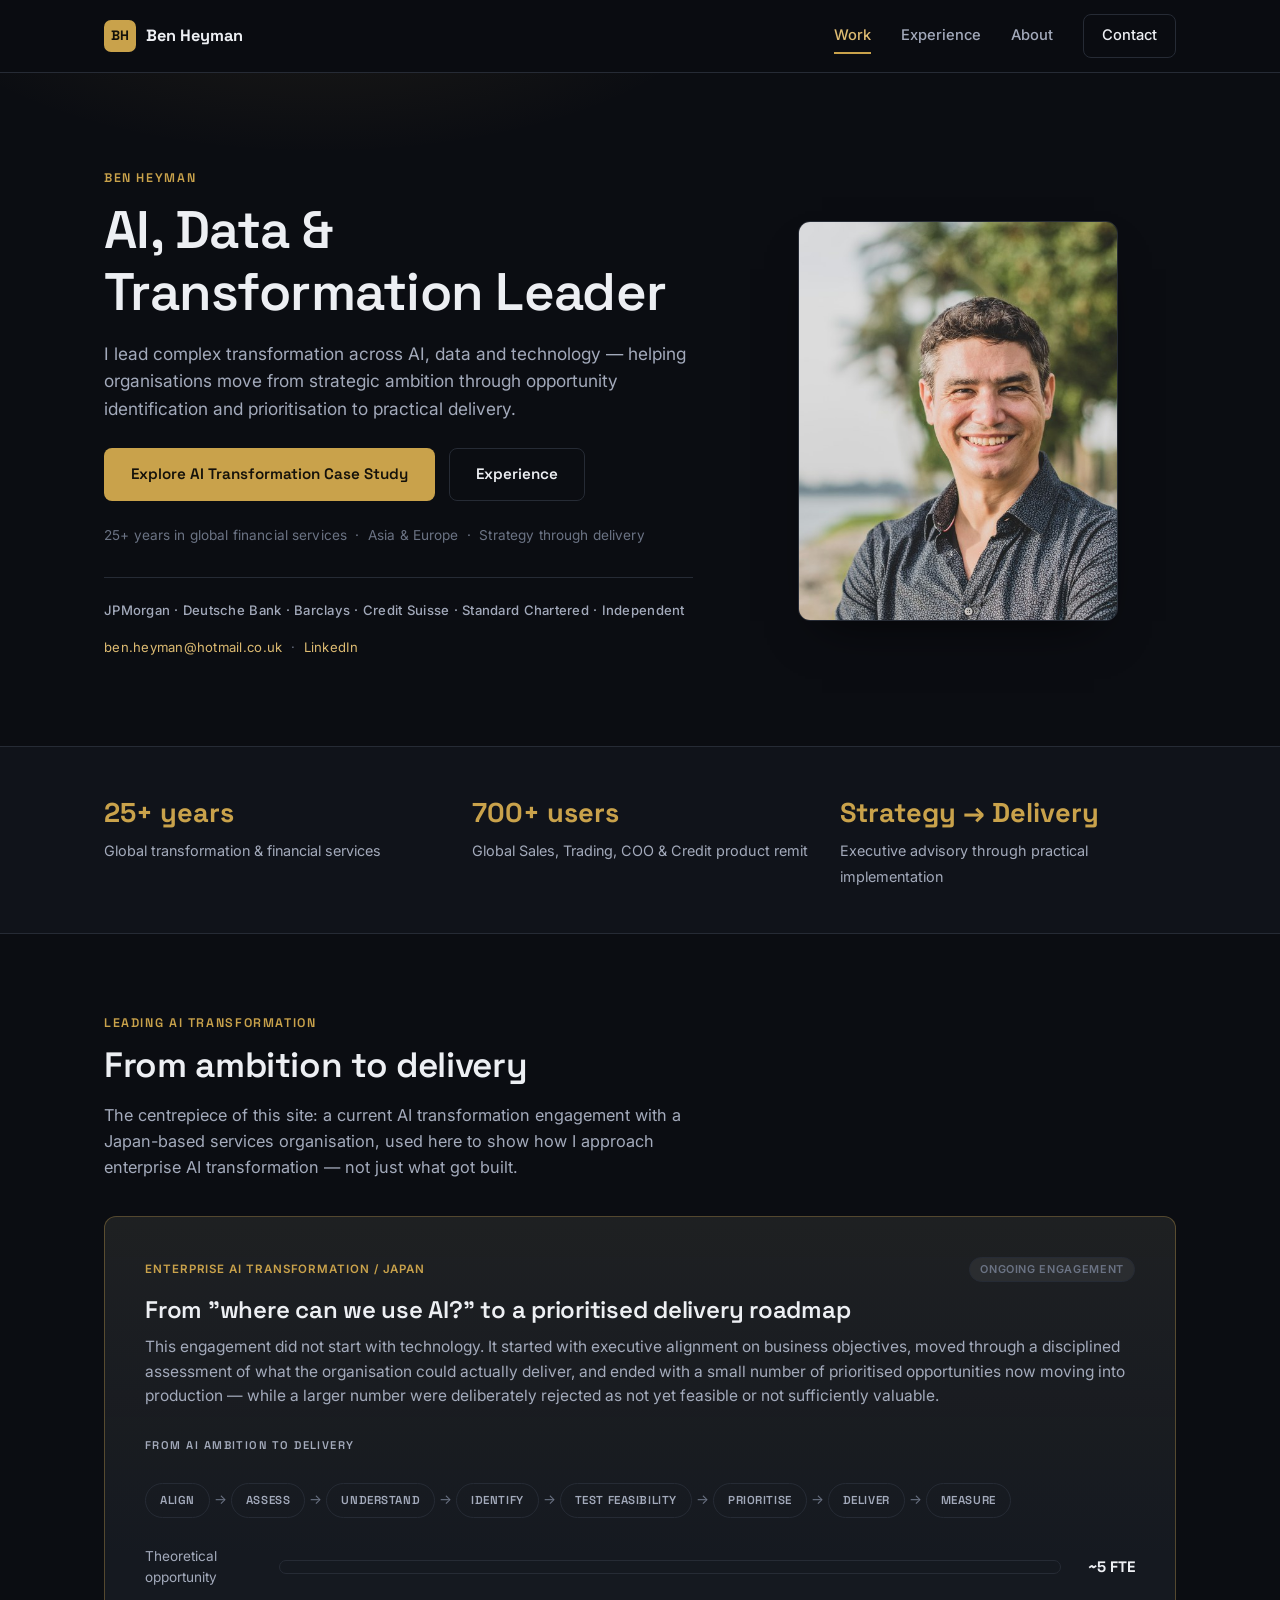
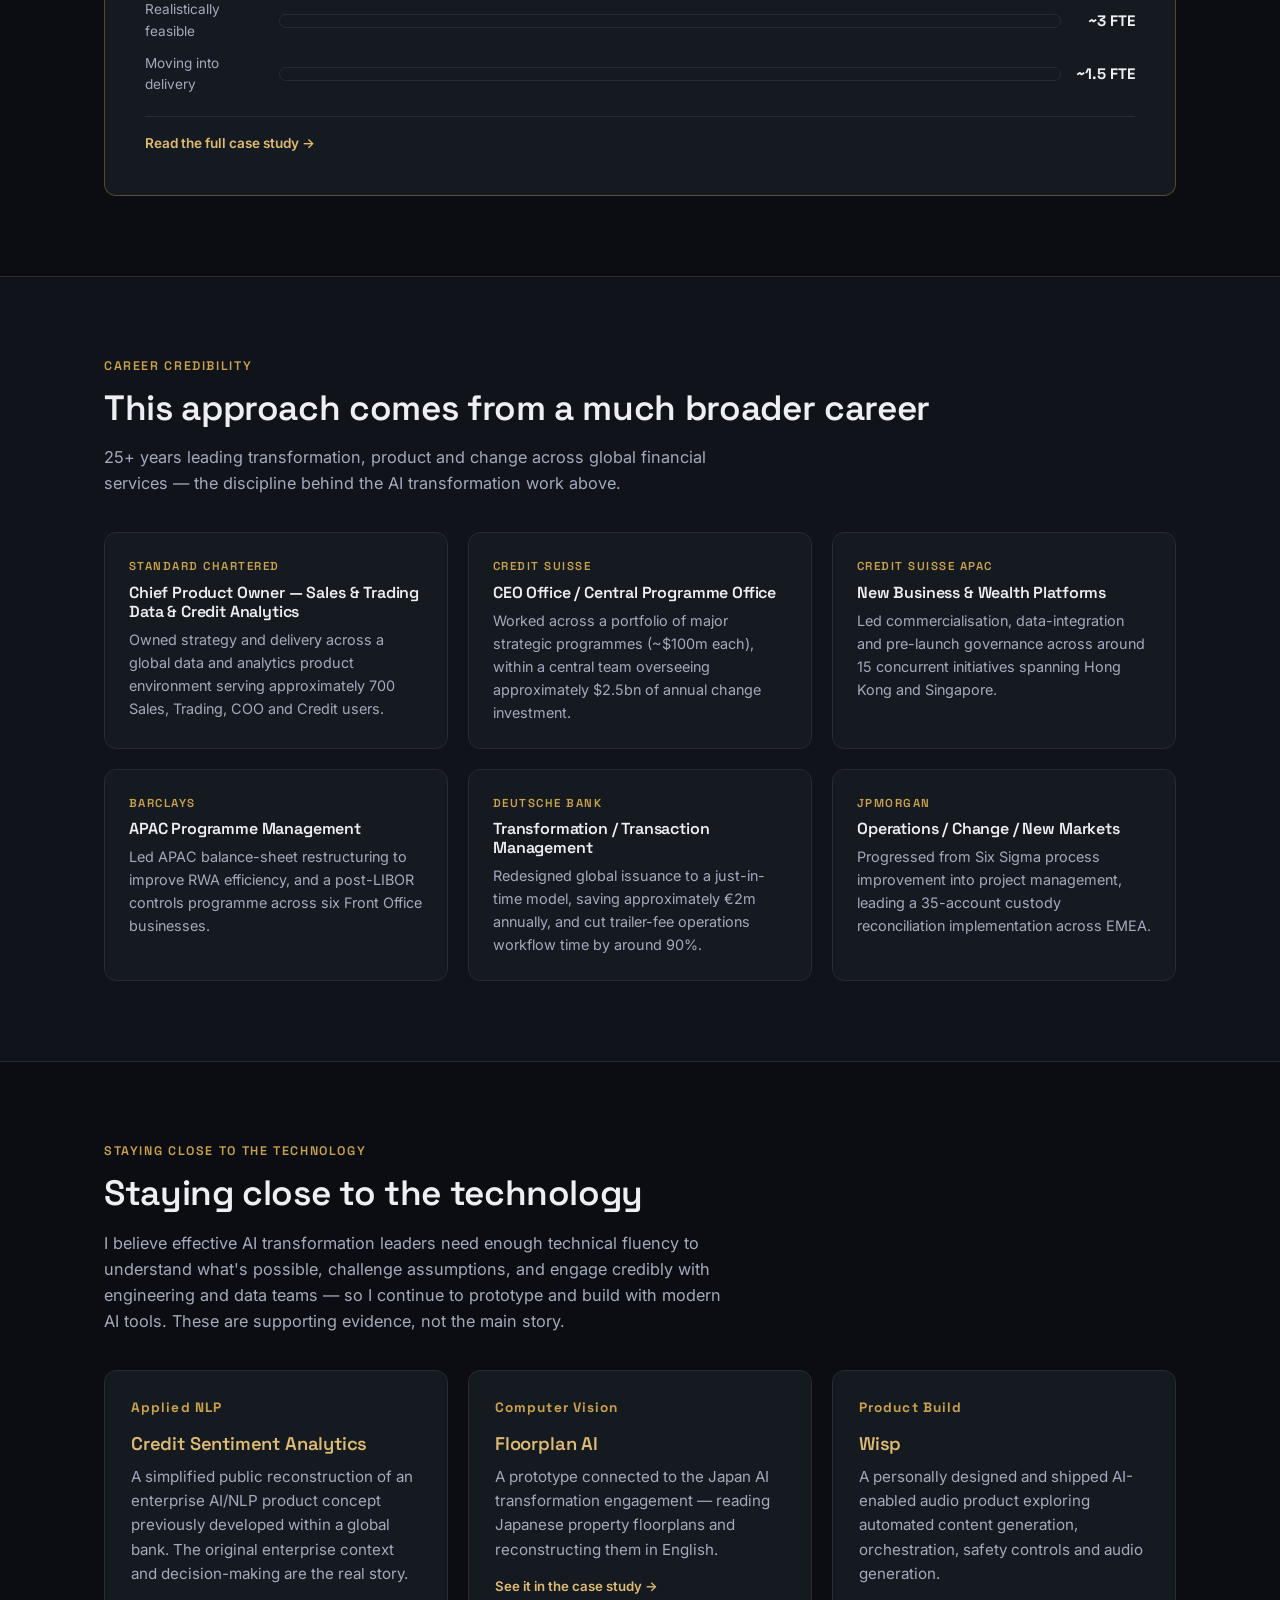
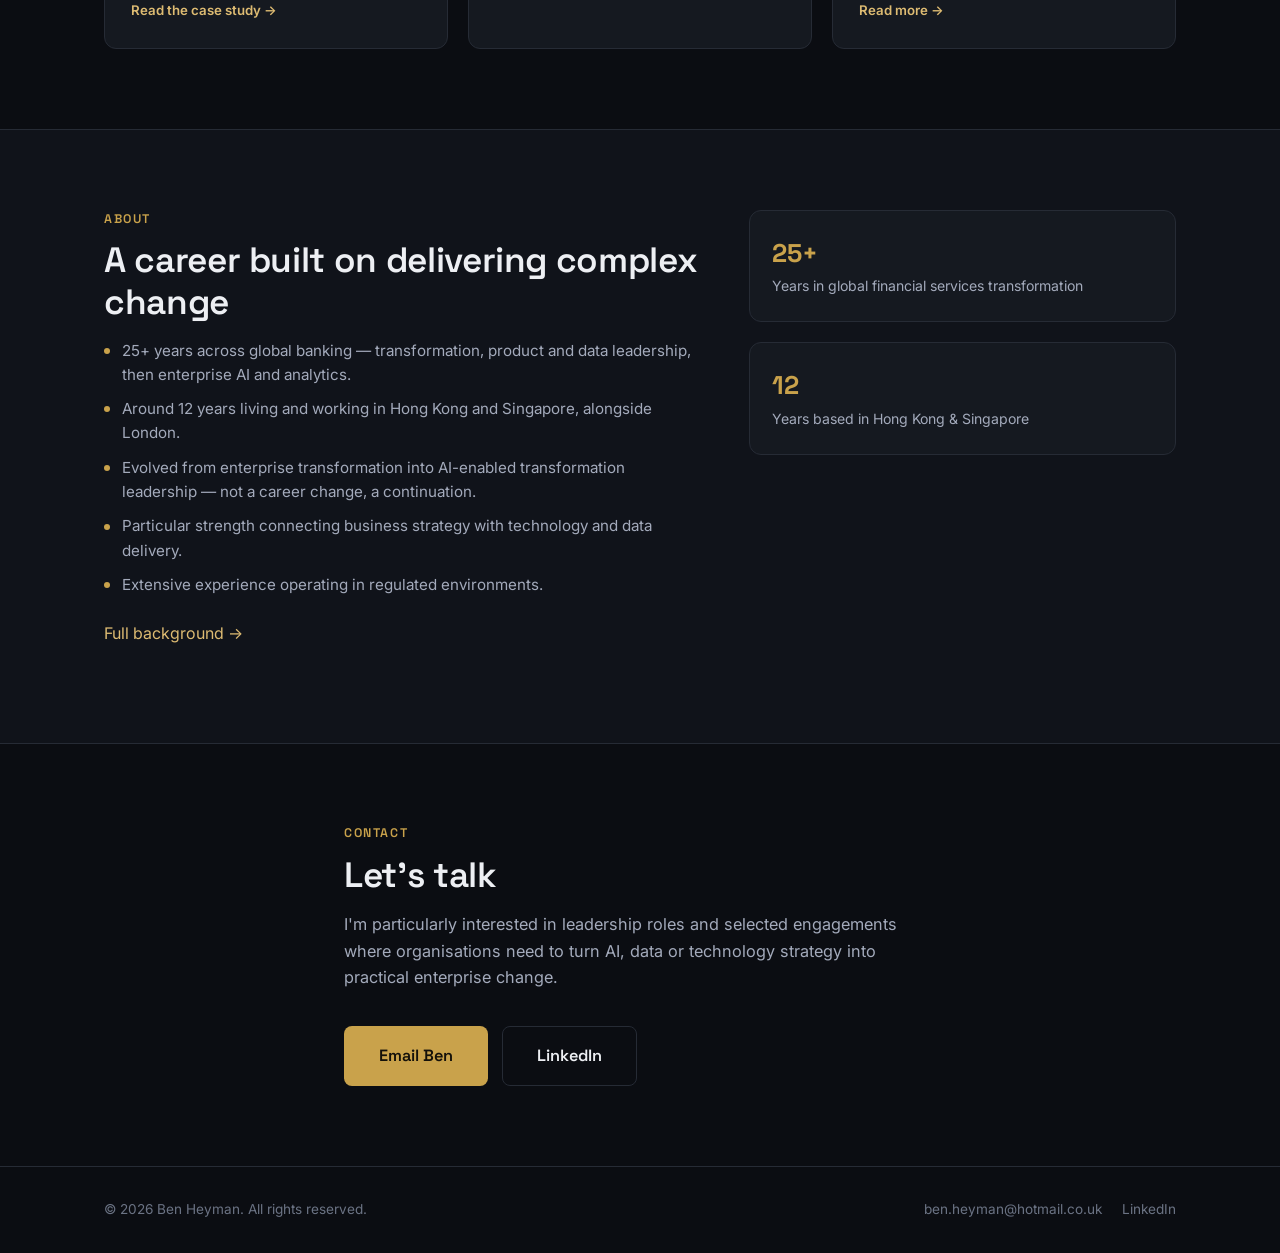
<file: index.html>
<!DOCTYPE html>
<html lang="en">
<head>
<meta charset="UTF-8">
<meta name="viewport" content="width=device-width, initial-scale=1.0">
<title>Ben Heyman — AI, Data &amp; Transformation Leader</title>
<meta name="description" content="Ben Heyman leads complex AI, data and technology transformation across global financial services — from strategic ambition through prioritisation to practical delivery.">
<meta property="og:type" content="profile">
<meta property="og:title" content="Ben Heyman — AI, Data &amp; Transformation Leader">
<meta property="og:description" content="25+ years leading complex transformation across global financial services, now focused on AI transformation — from strategic ambition to practical delivery.">
<meta property="og:image" content="assets/ben-heyman-square.jpg">
<meta name="twitter:card" content="summary">
<link rel="icon" href="data:image/svg+xml,%3Csvg xmlns='http://www.w3.org/2000/svg' viewBox='0 0 100 100'%3E%3Crect width='100' height='100' rx='22' fill='%230b0d12'/%3E%3Ctext x='50' y='58' font-family='Arial,sans-serif' font-size='42' font-weight='700' fill='%23c9a24b' text-anchor='middle'%3EBH%3C/text%3E%3C/svg%3E">
<link rel="preconnect" href="https://fonts.googleapis.com">
<link rel="preconnect" href="https://fonts.gstatic.com" crossorigin>
<link href="https://fonts.googleapis.com/css2?family=Space+Grotesk:wght@400;500;600;700&family=Inter:wght@400;500;600&display=swap" rel="stylesheet">
<link rel="stylesheet" href="css/styles.css">
</head>
<body>

<header class="site-header" id="top">
  <div class="container header-inner">
    <a href="index.html" class="brand">
      <span class="brand-mark">BH</span>
      <span class="brand-name">Ben Heyman</span>
    </a>
    <nav class="nav" id="nav">
      <a href="index.html#case-study" data-nav="index.html">Work</a>
      <a href="index.html#experience">Experience</a>
      <a href="profile.html">About</a>
      <a href="index.html#contact" class="nav-cta">Contact</a>
    </nav>
    <button class="nav-toggle" id="navToggle" aria-label="Toggle menu" aria-expanded="false">
      <span></span><span></span><span></span>
    </button>
  </div>
</header>

<main>

  <section class="hero">
    <div class="container hero-grid">
      <div class="hero-inner hero-anim-in">
        <p class="eyebrow">Ben Heyman</p>
        <h1>AI, Data &amp; Transformation Leader</h1>
        <p class="hero-sub">I lead complex transformation across AI, data and technology — helping organisations move from strategic ambition through opportunity identification and prioritisation to practical delivery.</p>
        <div class="hero-actions">
          <a href="#case-study" class="btn btn-primary">Explore AI Transformation Case Study</a>
          <a href="#experience" class="btn btn-ghost">Experience</a>
        </div>
        <p class="hero-capabilities">25+ years in global financial services &nbsp;·&nbsp; Asia &amp; Europe &nbsp;·&nbsp; Strategy through delivery</p>
        <p class="hero-employers"><strong>JPMorgan · Deutsche Bank · Barclays · Credit Suisse · Standard Chartered · Independent</strong></p>
        <p class="hero-employers" style="margin-top:12px; padding-top:0; border-top:none;">
          <a href="mailto:ben.heyman@hotmail.co.uk">ben.heyman@hotmail.co.uk</a> &nbsp;·&nbsp;
          <a href="https://www.linkedin.com/in/benheymanai/" target="_blank" rel="noopener">LinkedIn</a>
        </p>
      </div>

      <div class="hero-visual hero-anim-in hero-anim-delay">
        <div class="hero-photo-frame">
          <img src="assets/ben-heyman-square.jpg" alt="Portrait of Ben Heyman">
        </div>
      </div>
    </div>
  </section>

  <section class="credibility-strip">
    <div class="container credibility-grid reveal-group">
      <div class="credibility-item reveal">
        <span class="credibility-num">25+ years</span>
        <span class="credibility-label">Global transformation &amp; financial services</span>
      </div>
      <div class="credibility-item reveal">
        <span class="credibility-num">700+ users</span>
        <span class="credibility-label">Global Sales, Trading, COO &amp; Credit product remit</span>
      </div>
      <div class="credibility-item reveal">
        <span class="credibility-num">Strategy → Delivery</span>
        <span class="credibility-label">Executive advisory through practical implementation</span>
      </div>
    </div>
  </section>

  <section id="case-study" class="section">
    <div class="container">
      <p class="eyebrow reveal">Leading AI Transformation</p>
      <h2 class="reveal">From ambition to delivery</h2>
      <p class="section-lede reveal">The centrepiece of this site: a current AI transformation engagement with a Japan-based services organisation, used here to show how I approach enterprise AI transformation — not just what got built.</p>

      <div class="work-card work-card-featured reveal">
        <div class="work-card-head">
          <span class="work-tag">Enterprise AI Transformation / Japan</span>
          <span class="status-pill">Ongoing engagement</span>
        </div>
        <h3>From "where can we use AI?" to a prioritised delivery roadmap</h3>
        <p>This engagement did not start with technology. It started with executive alignment on business objectives, moved through a disciplined assessment of what the organisation could actually deliver, and ended with a small number of prioritised opportunities now moving into production — while a larger number were deliberately rejected as not yet feasible or not sufficiently valuable.</p>

        <p class="eyebrow" style="margin-top:28px; font-size:0.7rem;">From ai ambition to delivery</p>
        <div class="playbook">
          <span class="playbook-step">Align</span><span class="playbook-arrow">→</span>
          <span class="playbook-step">Assess</span><span class="playbook-arrow">→</span>
          <span class="playbook-step">Understand</span><span class="playbook-arrow">→</span>
          <span class="playbook-step">Identify</span><span class="playbook-arrow">→</span>
          <span class="playbook-step">Test Feasibility</span><span class="playbook-arrow">→</span>
          <span class="playbook-step">Prioritise</span><span class="playbook-arrow">→</span>
          <span class="playbook-step">Deliver</span><span class="playbook-arrow">→</span>
          <span class="playbook-step">Measure</span>
        </div>

        <div class="funnel" style="margin:0 0 8px;" role="img" aria-label="Approximately 5 FTE of theoretical opportunity identified, narrowing to approximately 3 FTE realistically feasible, narrowing to approximately 1.5 FTE moving into delivery">
          <div class="funnel-row">
            <span class="funnel-label">Theoretical opportunity</span>
            <span class="funnel-bar-track"><span class="funnel-bar" style="width:100%;"></span></span>
            <span class="funnel-value">~5 FTE</span>
          </div>
          <div class="funnel-row">
            <span class="funnel-label">Realistically feasible</span>
            <span class="funnel-bar-track"><span class="funnel-bar" style="width:60%;"></span></span>
            <span class="funnel-value">~3 FTE</span>
          </div>
          <div class="funnel-row">
            <span class="funnel-label">Moving into delivery</span>
            <span class="funnel-bar-track"><span class="funnel-bar" style="width:30%;"></span></span>
            <span class="funnel-value">~1.5 FTE</span>
          </div>
        </div>

        <div class="work-card-foot">
          <a href="work/japan-ai-review.html">Read the full case study →</a>
        </div>
      </div>
    </div>
  </section>

  <section id="experience" class="section section-alt">
    <div class="container">
      <p class="eyebrow reveal">Career Credibility</p>
      <h2 class="reveal">This approach comes from a much broader career</h2>
      <p class="section-lede reveal">25+ years leading transformation, product and change across global financial services — the discipline behind the AI transformation work above.</p>

      <div class="evidence-grid reveal-group">
        <div class="evidence-card reveal">
          <p class="eyebrow">Standard Chartered</p>
          <h3>Chief Product Owner — Sales &amp; Trading Data &amp; Credit Analytics</h3>
          <p>Owned strategy and delivery across a global data and analytics product environment serving approximately 700 Sales, Trading, COO and Credit users.</p>
        </div>
        <div class="evidence-card reveal">
          <p class="eyebrow">Credit Suisse</p>
          <h3>CEO Office / Central Programme Office</h3>
          <p>Worked across a portfolio of major strategic programmes (~$100m each), within a central team overseeing approximately $2.5bn of annual change investment.</p>
        </div>
        <div class="evidence-card reveal">
          <p class="eyebrow">Credit Suisse APAC</p>
          <h3>New Business &amp; Wealth Platforms</h3>
          <p>Led commercialisation, data-integration and pre-launch governance across around 15 concurrent initiatives spanning Hong Kong and Singapore.</p>
        </div>
        <div class="evidence-card reveal">
          <p class="eyebrow">Barclays</p>
          <h3>APAC Programme Management</h3>
          <p>Led APAC balance-sheet restructuring to improve RWA efficiency, and a post-LIBOR controls programme across six Front Office businesses.</p>
        </div>
        <div class="evidence-card reveal">
          <p class="eyebrow">Deutsche Bank</p>
          <h3>Transformation / Transaction Management</h3>
          <p>Redesigned global issuance to a just-in-time model, saving approximately &euro;2m annually, and cut trailer-fee operations workflow time by around 90%.</p>
        </div>
        <div class="evidence-card reveal">
          <p class="eyebrow">JPMorgan</p>
          <h3>Operations / Change / New Markets</h3>
          <p>Progressed from Six Sigma process improvement into project management, leading a 35-account custody reconciliation implementation across EMEA.</p>
        </div>
      </div>
    </div>
  </section>

  <section class="section">
    <div class="container">
      <p class="eyebrow reveal">Staying Close To The Technology</p>
      <h2 class="reveal">Staying close to the technology</h2>
      <p class="section-lede reveal">I believe effective AI transformation leaders need enough technical fluency to understand what's possible, challenge assumptions, and engage credibly with engineering and data teams — so I continue to prototype and build with modern AI tools. These are supporting evidence, not the main story.</p>

      <div class="card-grid reveal-group">
        <a href="work/credit-risk-sentiment.html" class="card reveal">
          <div class="card-icon">Applied NLP</div>
          <h3>Credit Sentiment Analytics</h3>
          <p>A simplified public reconstruction of an enterprise AI/NLP product concept previously developed within a global bank. The original enterprise context and decision-making are the real story.</p>
          <div class="card-foot">Read the case study →</div>
        </a>
        <a href="work/japan-ai-review.html#floorplan" class="card reveal">
          <div class="card-icon">Computer Vision</div>
          <h3>Floorplan AI</h3>
          <p>A prototype connected to the Japan AI transformation engagement — reading Japanese property floorplans and reconstructing them in English.</p>
          <div class="card-foot">See it in the case study →</div>
        </a>
        <a href="work/wispdaily.html" class="card reveal">
          <div class="card-icon">Product Build</div>
          <h3>Wisp</h3>
          <p>A personally designed and shipped AI-enabled audio product exploring automated content generation, orchestration, safety controls and audio generation.</p>
          <div class="card-foot">Read more →</div>
        </a>
      </div>
    </div>
  </section>

  <section id="about" class="section section-alt about">
    <div class="container about-inner">
      <div class="about-text reveal">
        <p class="eyebrow">About</p>
        <h2>A career built on delivering complex change</h2>
        <ul class="about-list">
          <li>25+ years across global banking — transformation, product and data leadership, then enterprise AI and analytics.</li>
          <li>Around 12 years living and working in Hong Kong and Singapore, alongside London.</li>
          <li>Evolved from enterprise transformation into AI-enabled transformation leadership — not a career change, a continuation.</li>
          <li>Particular strength connecting business strategy with technology and data delivery.</li>
          <li>Extensive experience operating in regulated environments.</li>
        </ul>
        <p><a href="profile.html">Full background →</a></p>
      </div>
      <div class="about-stats reveal">
        <div class="stat">
          <span class="stat-num">25+</span>
          <span class="stat-label">Years in global financial services transformation</span>
        </div>
        <div class="stat">
          <span class="stat-num">12</span>
          <span class="stat-label">Years based in Hong Kong &amp; Singapore</span>
        </div>
      </div>
    </div>
  </section>

  <section id="contact" class="section contact">
    <div class="container contact-inner reveal">
      <p class="eyebrow">Contact</p>
      <h2>Let's talk</h2>
      <p class="section-lede">I'm particularly interested in leadership roles and selected engagements where organisations need to turn AI, data or technology strategy into practical enterprise change.</p>
      <div class="hero-actions">
        <a href="mailto:ben.heyman@hotmail.co.uk" class="btn btn-primary btn-large">Email Ben</a>
        <a href="https://www.linkedin.com/in/benheymanai/" target="_blank" rel="noopener" class="btn btn-ghost btn-large">LinkedIn</a>
      </div>
    </div>
  </section>

</main>

<footer class="site-footer">
  <div class="container footer-inner">
    <span>&copy; <span id="year"></span> Ben Heyman. All rights reserved.</span>
    <div class="footer-links">
      <a href="mailto:ben.heyman@hotmail.co.uk">ben.heyman@hotmail.co.uk</a>
      <a href="https://www.linkedin.com/in/benheymanai/" target="_blank" rel="noopener">LinkedIn</a>
    </div>
  </div>
</footer>

<script src="js/main.js"></script>
</body>
</html>
</file>
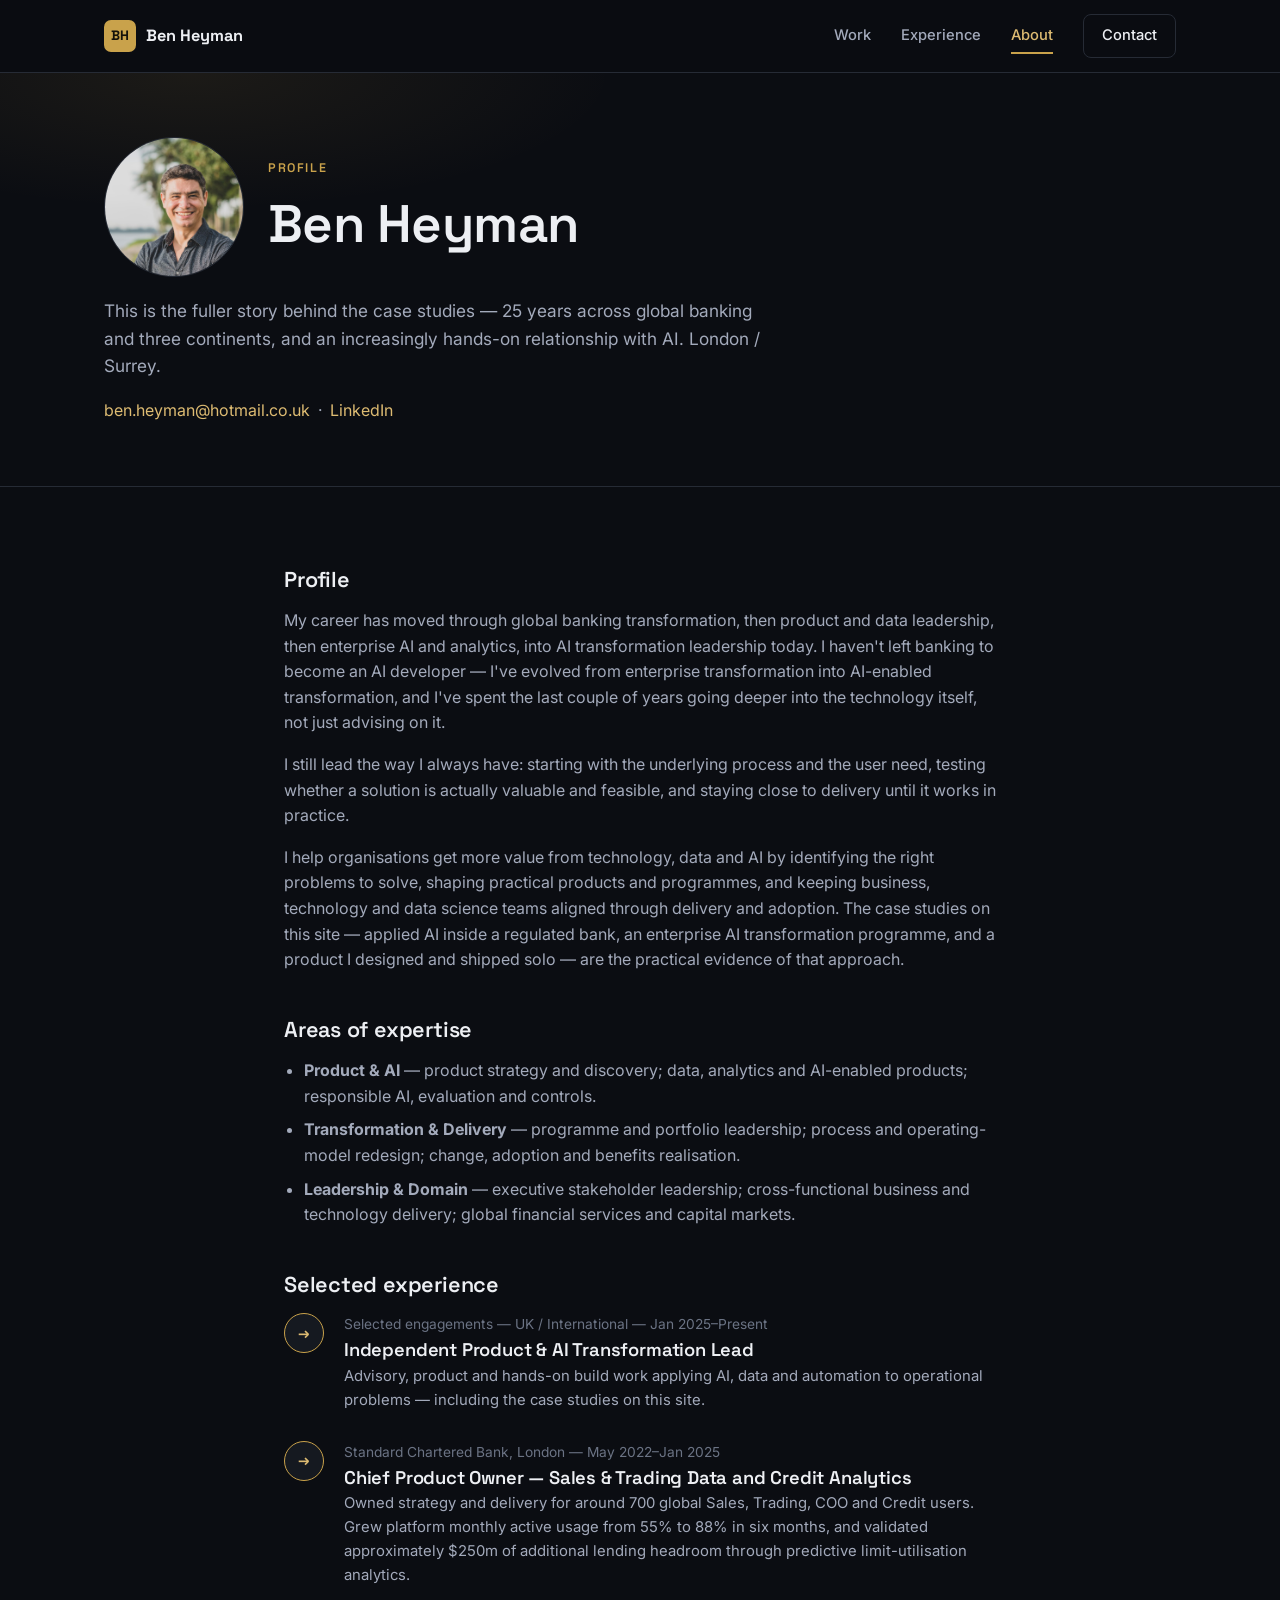
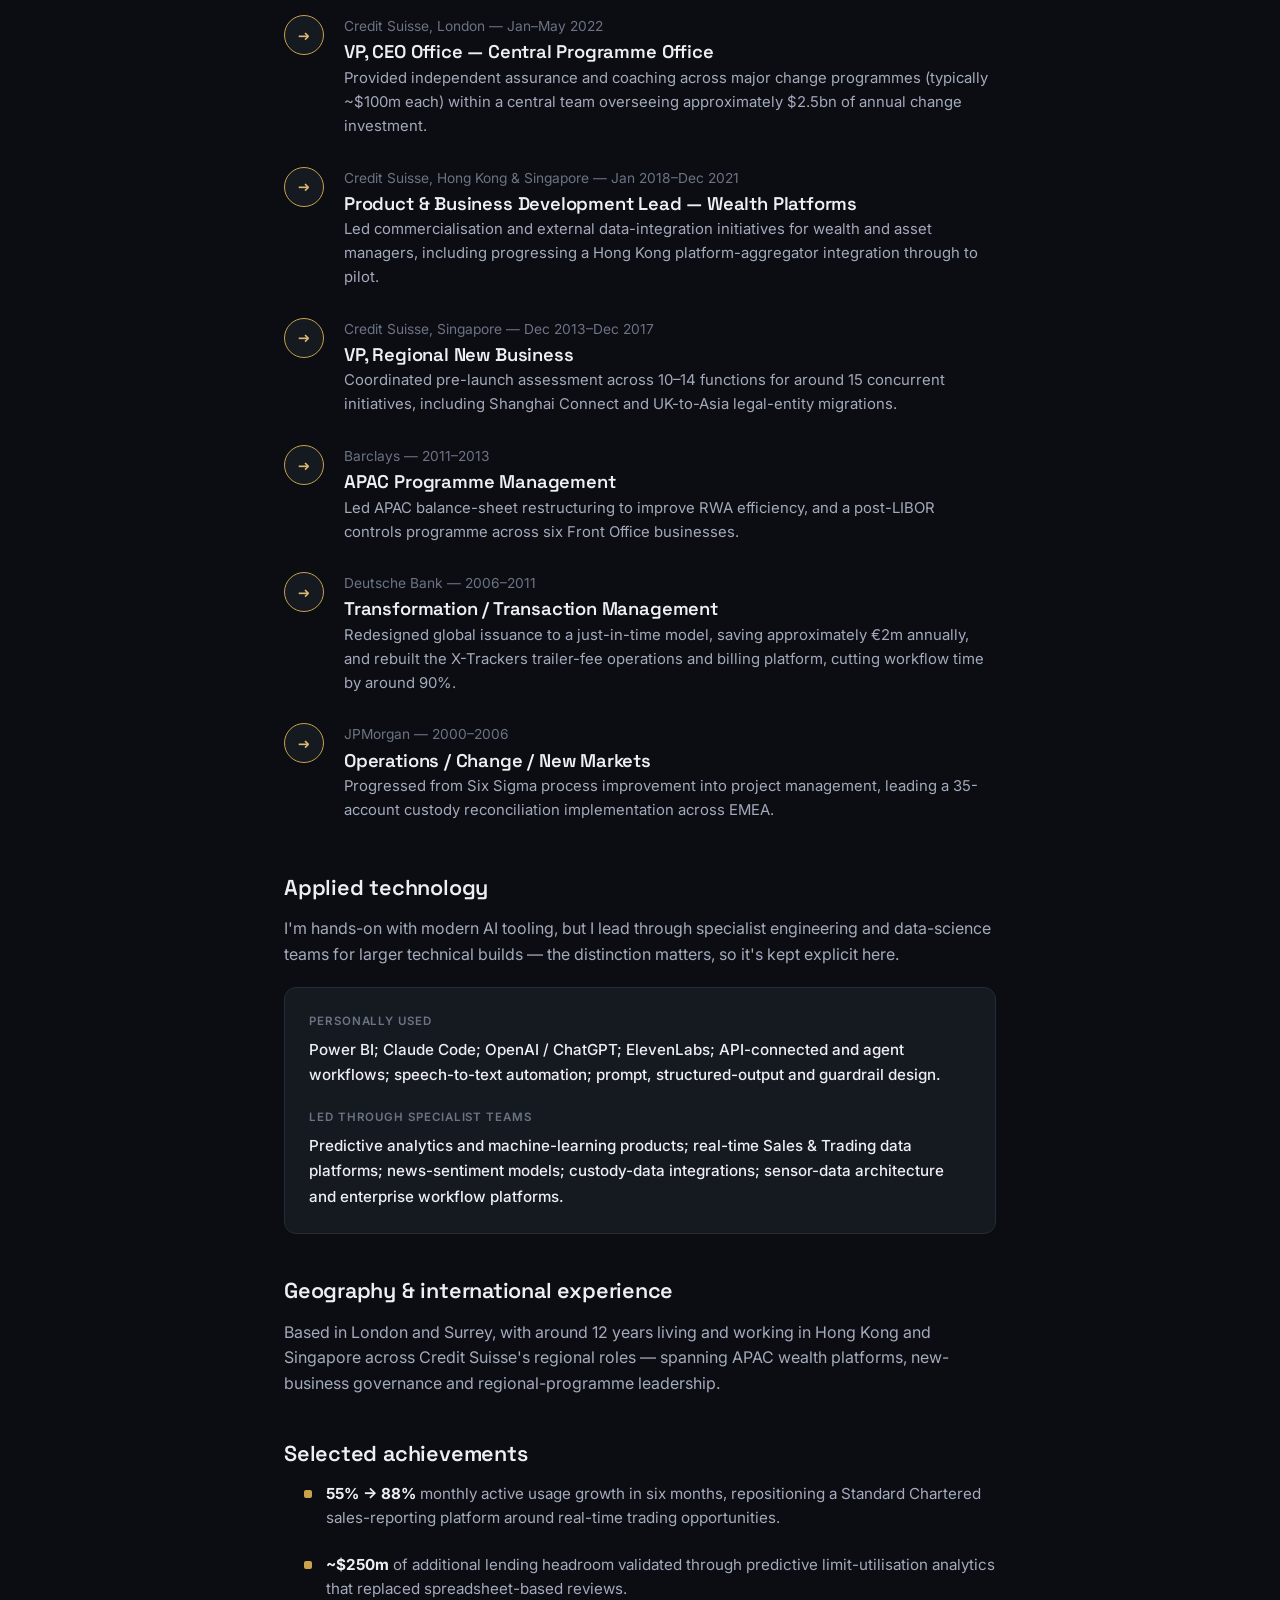
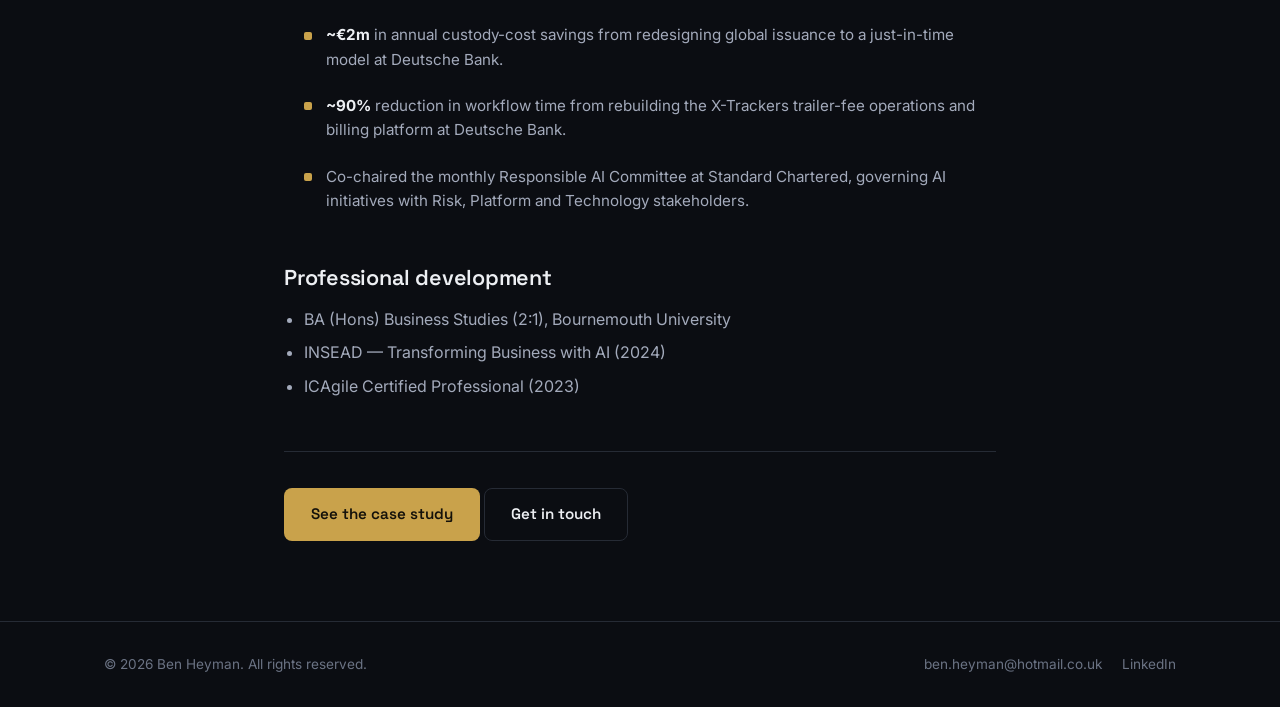
<file: profile.html>
<!DOCTYPE html>
<html lang="en">
<head>
<meta charset="UTF-8">
<meta name="viewport" content="width=device-width, initial-scale=1.0">
<title>Profile — Ben Heyman</title>
<meta name="description" content="Ben Heyman — 25+ years leading product, transformation, data and AI across global financial services, with hands-on AI product delivery.">
<meta property="og:type" content="profile">
<meta property="og:title" content="Profile — Ben Heyman">
<meta property="og:description" content="25+ years leading product, transformation, data and AI across global financial services, with hands-on AI product delivery.">
<meta property="og:image" content="../assets/ben-heyman-square.jpg">
<link rel="icon" href="data:image/svg+xml,%3Csvg xmlns='http://www.w3.org/2000/svg' viewBox='0 0 100 100'%3E%3Crect width='100' height='100' rx='22' fill='%230b0d12'/%3E%3Ctext x='50' y='58' font-family='Arial,sans-serif' font-size='42' font-weight='700' fill='%23c9a24b' text-anchor='middle'%3EBH%3C/text%3E%3C/svg%3E">
<link rel="preconnect" href="https://fonts.googleapis.com">
<link rel="preconnect" href="https://fonts.gstatic.com" crossorigin>
<link href="https://fonts.googleapis.com/css2?family=Space+Grotesk:wght@400;500;600;700&family=Inter:wght@400;500;600&display=swap" rel="stylesheet">
<link rel="stylesheet" href="css/styles.css">
</head>
<body>

<header class="site-header">
  <div class="container header-inner">
    <a href="index.html" class="brand">
      <span class="brand-mark">BH</span>
      <span class="brand-name">Ben Heyman</span>
    </a>
    <nav class="nav" id="nav">
      <a href="index.html#case-study">Work</a>
      <a href="index.html#experience">Experience</a>
      <a href="profile.html" class="active">About</a>
      <a href="index.html#contact" class="nav-cta">Contact</a>
    </nav>
    <button class="nav-toggle" id="navToggle" aria-label="Toggle menu" aria-expanded="false">
      <span></span><span></span><span></span>
    </button>
  </div>
</header>

<main>
  <section class="page-hero">
    <div class="container hero-anim-in">
      <div class="profile-header-row">
        <div class="avatar-badge avatar-large">
          <img src="assets/ben-heyman-square.jpg" alt="Portrait of Ben Heyman" loading="lazy">
        </div>
        <div>
          <p class="eyebrow">Profile</p>
          <h1 style="margin-bottom:0;">Ben Heyman</h1>
        </div>
      </div>
      <p class="lede">This is the fuller story behind the case studies — 25 years across global banking and three continents, and an increasingly hands-on relationship with AI. London / Surrey.</p>
      <p style="margin-top:18px;">
        <a href="mailto:ben.heyman@hotmail.co.uk">ben.heyman@hotmail.co.uk</a> &nbsp;·&nbsp;
        <a href="https://www.linkedin.com/in/benheymanai/" target="_blank" rel="noopener">LinkedIn</a>
      </p>
    </div>
  </section>

  <section class="section">
    <div class="container cs-body reveal">
      <h2>Profile</h2>
      <p>My career has moved through global banking transformation, then product and data leadership, then enterprise AI and analytics, into AI transformation leadership today. I haven't left banking to become an AI developer — I've evolved from enterprise transformation into AI-enabled transformation, and I've spent the last couple of years going deeper into the technology itself, not just advising on it.</p>
      <p>I still lead the way I always have: starting with the underlying process and the user need, testing whether a solution is actually valuable and feasible, and staying close to delivery until it works in practice.</p>
      <p>I help organisations get more value from technology, data and AI by identifying the right problems to solve, shaping practical products and programmes, and keeping business, technology and data science teams aligned through delivery and adoption. The case studies on this site — applied AI inside a regulated bank, an enterprise AI transformation programme, and a product I designed and shipped solo — are the practical evidence of that approach.</p>

      <h2>Areas of expertise</h2>
      <ul>
        <li><strong>Product &amp; AI</strong> — product strategy and discovery; data, analytics and AI-enabled products; responsible AI, evaluation and controls.</li>
        <li><strong>Transformation &amp; Delivery</strong> — programme and portfolio leadership; process and operating-model redesign; change, adoption and benefits realisation.</li>
        <li><strong>Leadership &amp; Domain</strong> — executive stakeholder leadership; cross-functional business and technology delivery; global financial services and capital markets.</li>
      </ul>

      <h2>Selected experience</h2>

      <ol class="steps">
        <li class="step">
          <span class="step-num">→</span>
          <div>
            <p class="step-meta">Selected engagements — UK / International — Jan 2025–Present</p>
            <h3>Independent Product &amp; AI Transformation Lead</h3>
            <p>Advisory, product and hands-on build work applying AI, data and automation to operational problems — including the case studies on this site.</p>
          </div>
        </li>
        <li class="step">
          <span class="step-num">→</span>
          <div>
            <p class="step-meta">Standard Chartered Bank, London — May 2022–Jan 2025</p>
            <h3>Chief Product Owner — Sales &amp; Trading Data and Credit Analytics</h3>
            <p>Owned strategy and delivery for around 700 global Sales, Trading, COO and Credit users. Grew platform monthly active usage from 55% to 88% in six months, and validated approximately $250m of additional lending headroom through predictive limit-utilisation analytics.</p>
          </div>
        </li>
        <li class="step">
          <span class="step-num">→</span>
          <div>
            <p class="step-meta">Credit Suisse, London — Jan–May 2022</p>
            <h3>VP, CEO Office — Central Programme Office</h3>
            <p>Provided independent assurance and coaching across major change programmes (typically ~$100m each) within a central team overseeing approximately $2.5bn of annual change investment.</p>
          </div>
        </li>
        <li class="step">
          <span class="step-num">→</span>
          <div>
            <p class="step-meta">Credit Suisse, Hong Kong &amp; Singapore — Jan 2018–Dec 2021</p>
            <h3>Product &amp; Business Development Lead — Wealth Platforms</h3>
            <p>Led commercialisation and external data-integration initiatives for wealth and asset managers, including progressing a Hong Kong platform-aggregator integration through to pilot.</p>
          </div>
        </li>
        <li class="step">
          <span class="step-num">→</span>
          <div>
            <p class="step-meta">Credit Suisse, Singapore — Dec 2013–Dec 2017</p>
            <h3>VP, Regional New Business</h3>
            <p>Coordinated pre-launch assessment across 10–14 functions for around 15 concurrent initiatives, including Shanghai Connect and UK-to-Asia legal-entity migrations.</p>
          </div>
        </li>
        <li class="step">
          <span class="step-num">→</span>
          <div>
            <p class="step-meta">Barclays — 2011–2013</p>
            <h3>APAC Programme Management</h3>
            <p>Led APAC balance-sheet restructuring to improve RWA efficiency, and a post-LIBOR controls programme across six Front Office businesses.</p>
          </div>
        </li>
        <li class="step">
          <span class="step-num">→</span>
          <div>
            <p class="step-meta">Deutsche Bank — 2006–2011</p>
            <h3>Transformation / Transaction Management</h3>
            <p>Redesigned global issuance to a just-in-time model, saving approximately &euro;2m annually, and rebuilt the X-Trackers trailer-fee operations and billing platform, cutting workflow time by around 90%.</p>
          </div>
        </li>
        <li class="step">
          <span class="step-num">→</span>
          <div>
            <p class="step-meta">JPMorgan — 2000–2006</p>
            <h3>Operations / Change / New Markets</h3>
            <p>Progressed from Six Sigma process improvement into project management, leading a 35-account custody reconciliation implementation across EMEA.</p>
          </div>
        </li>
      </ol>

      <h2>Applied technology</h2>
      <p>I'm hands-on with modern AI tooling, but I lead through specialist engineering and data-science teams for larger technical builds — the distinction matters, so it's kept explicit here.</p>
      <div class="cs-meta" style="margin-top:20px;">
        <div class="cs-meta-item" style="grid-column: 1 / -1;">
          <span class="label">Personally used</span>
          <span class="value">Power BI; Claude Code; OpenAI / ChatGPT; ElevenLabs; API-connected and agent workflows; speech-to-text automation; prompt, structured-output and guardrail design.</span>
        </div>
        <div class="cs-meta-item" style="grid-column: 1 / -1;">
          <span class="label">Led through specialist teams</span>
          <span class="value">Predictive analytics and machine-learning products; real-time Sales &amp; Trading data platforms; news-sentiment models; custody-data integrations; sensor-data architecture and enterprise workflow platforms.</span>
        </div>
      </div>

      <h2>Geography &amp; international experience</h2>
      <p>Based in London and Surrey, with around 12 years living and working in Hong Kong and Singapore across Credit Suisse's regional roles — spanning APAC wealth platforms, new-business governance and regional-programme leadership.</p>

      <h2>Selected achievements</h2>
      <ul class="achievement-list">
        <li><strong>55% → 88%</strong> monthly active usage growth in six months, repositioning a Standard Chartered sales-reporting platform around real-time trading opportunities.</li>
        <li><strong>~$250m</strong> of additional lending headroom validated through predictive limit-utilisation analytics that replaced spreadsheet-based reviews.</li>
        <li><strong>~&euro;2m</strong> in annual custody-cost savings from redesigning global issuance to a just-in-time model at Deutsche Bank.</li>
        <li><strong>~90%</strong> reduction in workflow time from rebuilding the X-Trackers trailer-fee operations and billing platform at Deutsche Bank.</li>
        <li>Co-chaired the monthly Responsible AI Committee at Standard Chartered, governing AI initiatives with Risk, Platform and Technology stakeholders.</li>
      </ul>

      <h2>Professional development</h2>
      <ul>
        <li>BA (Hons) Business Studies (2:1), Bournemouth University</li>
        <li>INSEAD — Transforming Business with AI (2024)</li>
        <li>ICAgile Certified Professional (2023)</li>
      </ul>

      <div class="cs-cta">
        <a href="index.html#case-study" class="btn btn-primary">See the case study</a>
        <a href="index.html#contact" class="btn btn-ghost">Get in touch</a>
      </div>
    </div>
  </section>
</main>

<footer class="site-footer">
  <div class="container footer-inner">
    <span>&copy; <span id="year"></span> Ben Heyman. All rights reserved.</span>
    <div class="footer-links">
      <a href="mailto:ben.heyman@hotmail.co.uk">ben.heyman@hotmail.co.uk</a>
      <a href="https://www.linkedin.com/in/benheymanai/" target="_blank" rel="noopener">LinkedIn</a>
    </div>
  </div>
</footer>

<script src="js/main.js"></script>
</body>
</html>
</file>
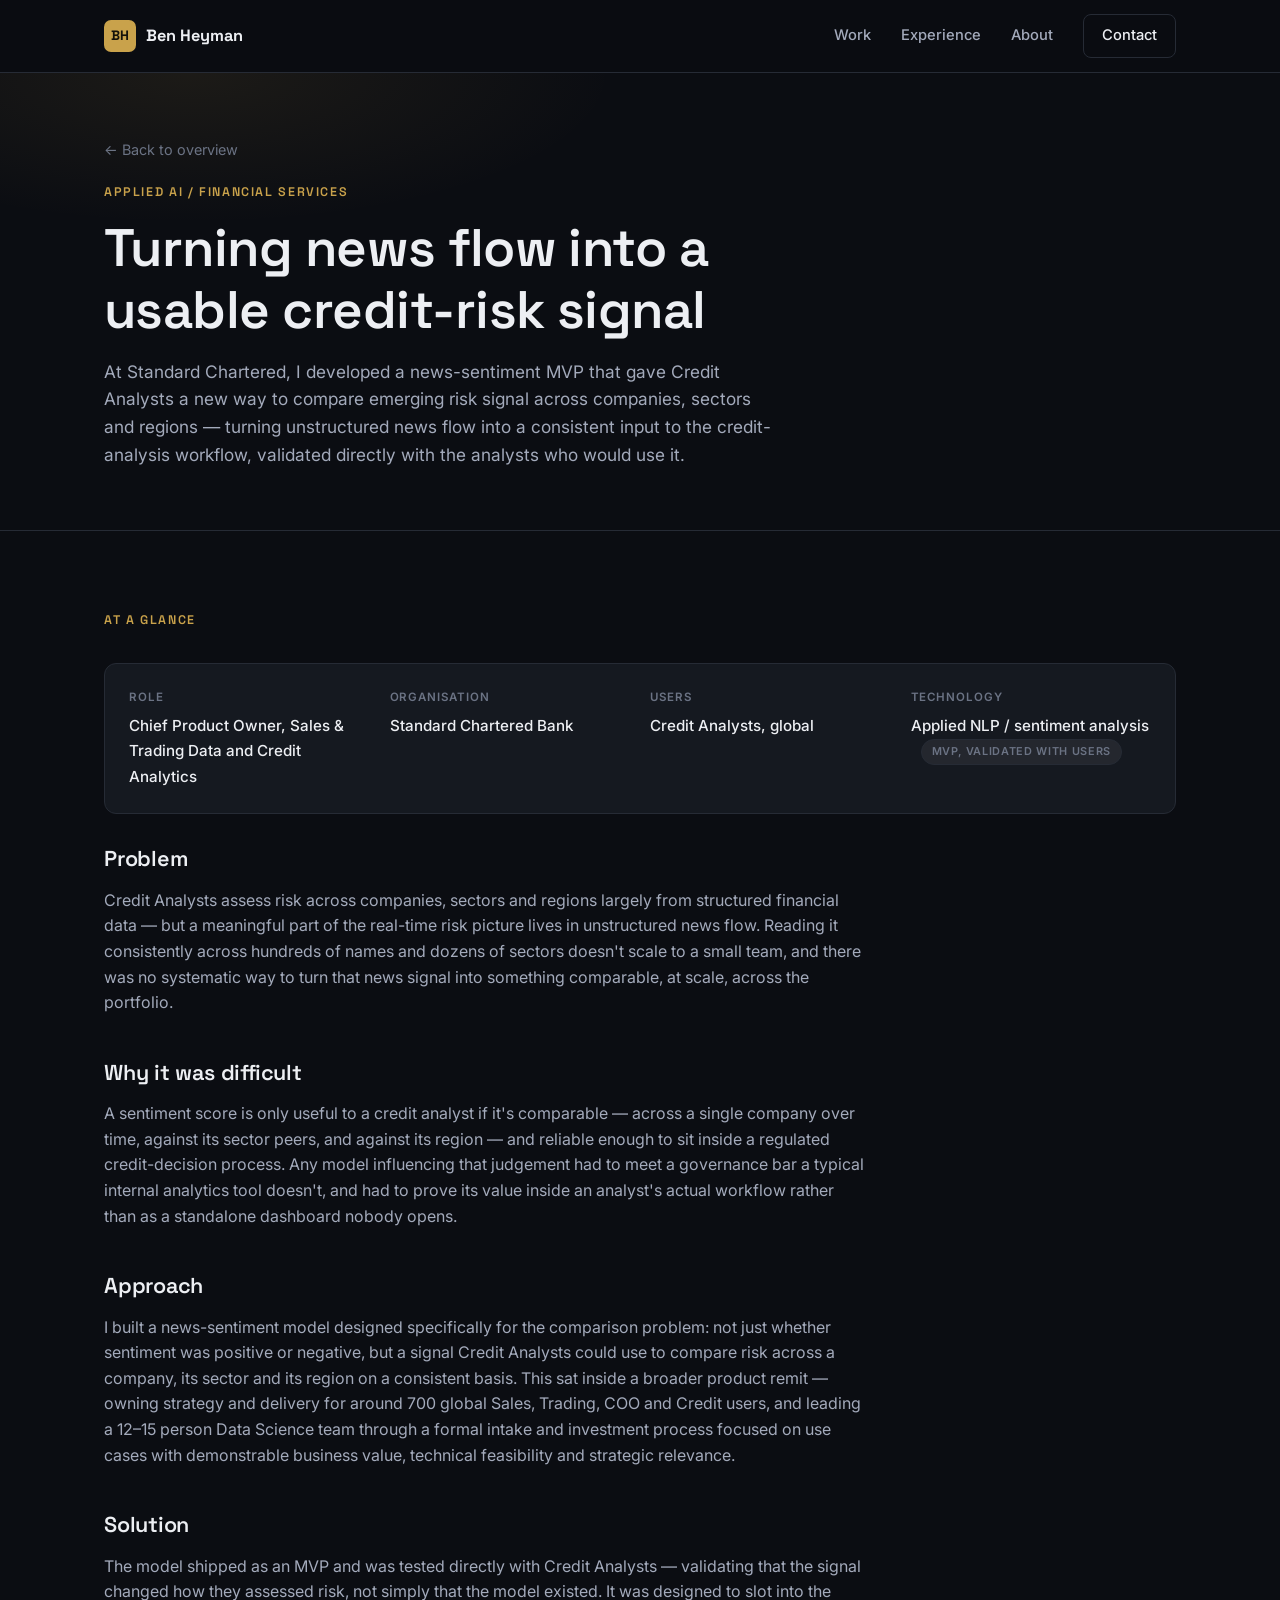
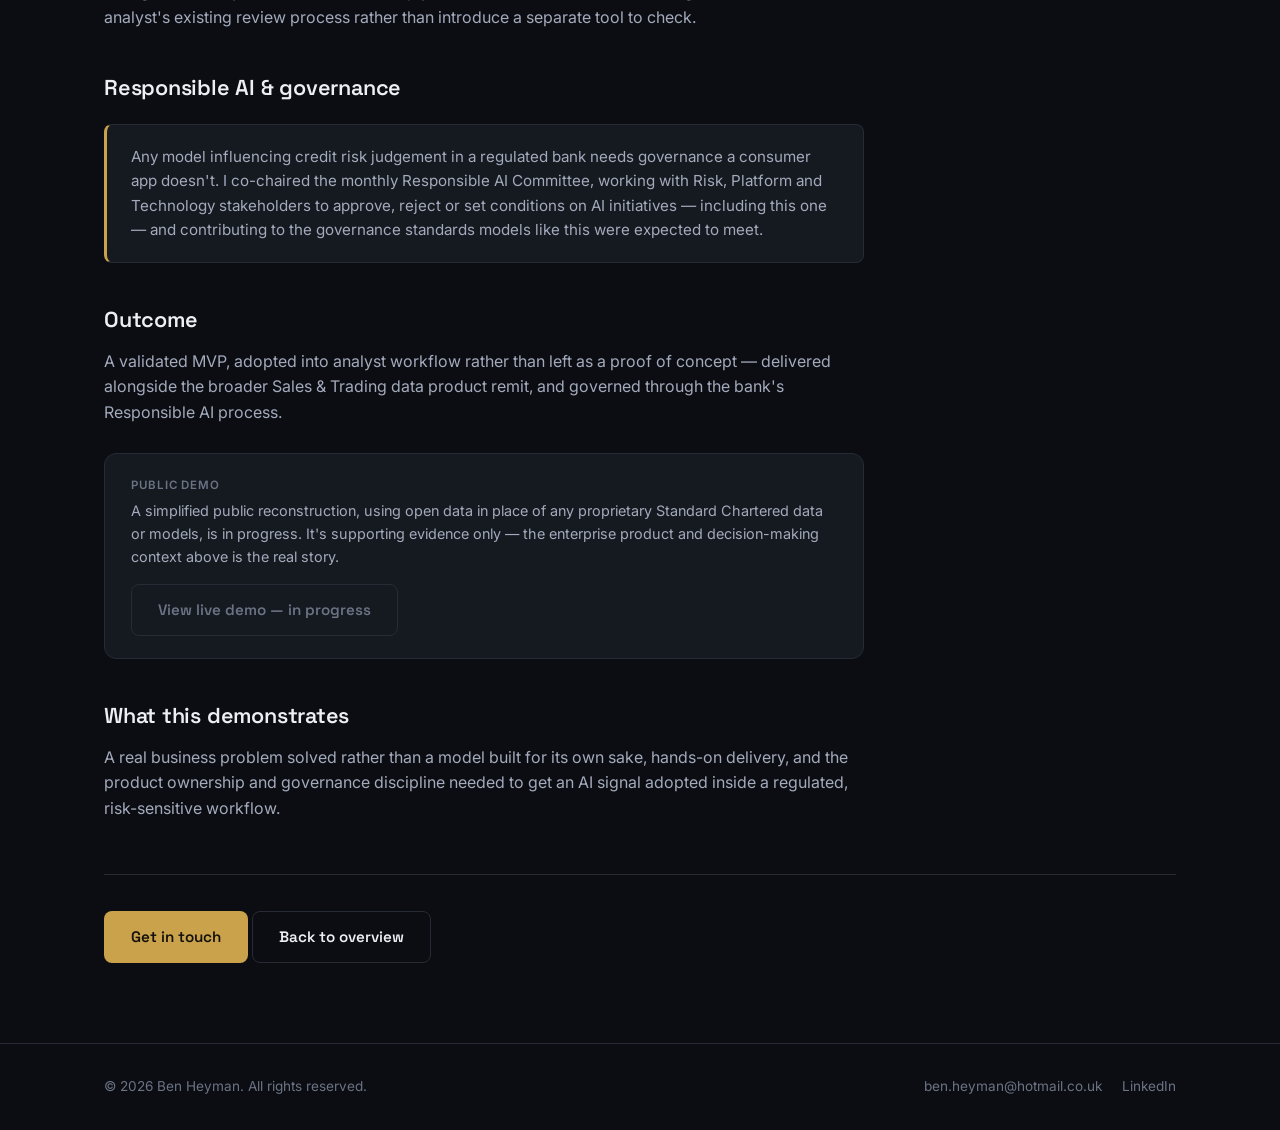
<file: work/credit-risk-sentiment.html>
<!DOCTYPE html>
<html lang="en">
<head>
<meta charset="UTF-8">
<meta name="viewport" content="width=device-width, initial-scale=1.0">
<title>Turning News Flow into a Usable Credit-Risk Signal — Ben Heyman</title>
<meta name="description" content="At Standard Chartered, Ben Heyman developed a news-sentiment MVP giving Credit Analysts a comparable risk signal across companies, sectors and regions.">
<meta property="og:type" content="article">
<meta property="og:title" content="Turning News Flow into a Usable Credit-Risk Signal">
<meta property="og:description" content="A news-sentiment MVP built at Standard Chartered to give Credit Analysts a comparable, validated risk signal — not another dashboard.">
<link rel="icon" href="data:image/svg+xml,%3Csvg xmlns='http://www.w3.org/2000/svg' viewBox='0 0 100 100'%3E%3Crect width='100' height='100' rx='22' fill='%230b0d12'/%3E%3Ctext x='50' y='58' font-family='Arial,sans-serif' font-size='42' font-weight='700' fill='%23c9a24b' text-anchor='middle'%3EBH%3C/text%3E%3C/svg%3E">
<link rel="preconnect" href="https://fonts.googleapis.com">
<link rel="preconnect" href="https://fonts.gstatic.com" crossorigin>
<link href="https://fonts.googleapis.com/css2?family=Space+Grotesk:wght@400;500;600;700&family=Inter:wght@400;500;600&display=swap" rel="stylesheet">
<link rel="stylesheet" href="../css/styles.css">
</head>
<body>

<header class="site-header">
  <div class="container header-inner">
    <a href="../index.html" class="brand">
      <span class="brand-mark">BH</span>
      <span class="brand-name">Ben Heyman</span>
    </a>
    <nav class="nav" id="nav">
      <a href="../index.html#case-study">Work</a>
      <a href="../index.html#experience">Experience</a>
      <a href="../profile.html">About</a>
      <a href="../index.html#contact" class="nav-cta">Contact</a>
    </nav>
    <button class="nav-toggle" id="navToggle" aria-label="Toggle menu" aria-expanded="false">
      <span></span><span></span><span></span>
    </button>
  </div>
</header>

<main>
  <section class="page-hero">
    <div class="container hero-anim-in">
      <a href="../index.html#case-study" class="back-link">← Back to overview</a>
      <p class="eyebrow">Applied AI / Financial Services</p>
      <h1>Turning news flow into a usable credit-risk signal</h1>
      <p class="lede">At Standard Chartered, I developed a news-sentiment MVP that gave Credit Analysts a new way to compare emerging risk signal across companies, sectors and regions — turning unstructured news flow into a consistent input to the credit-analysis workflow, validated directly with the analysts who would use it.</p>
    </div>
  </section>

  <section class="section">
    <div class="container hero-anim-in">
      <p class="eyebrow" style="margin-bottom:16px;">At a glance</p>
      <div class="cs-meta">
        <div class="cs-meta-item">
          <span class="label">Role</span>
          <span class="value">Chief Product Owner, Sales &amp; Trading Data and Credit Analytics</span>
        </div>
        <div class="cs-meta-item">
          <span class="label">Organisation</span>
          <span class="value">Standard Chartered Bank</span>
        </div>
        <div class="cs-meta-item">
          <span class="label">Users</span>
          <span class="value">Credit Analysts, global</span>
        </div>
        <div class="cs-meta-item">
          <span class="label">Technology</span>
          <span class="value">Applied NLP / sentiment analysis<span class="status-pill">MVP, validated with users</span></span>
        </div>
      </div>

      <div class="cs-body reveal">
        <h2>Problem</h2>
        <p>Credit Analysts assess risk across companies, sectors and regions largely from structured financial data — but a meaningful part of the real-time risk picture lives in unstructured news flow. Reading it consistently across hundreds of names and dozens of sectors doesn't scale to a small team, and there was no systematic way to turn that news signal into something comparable, at scale, across the portfolio.</p>

        <h2>Why it was difficult</h2>
        <p>A sentiment score is only useful to a credit analyst if it's comparable — across a single company over time, against its sector peers, and against its region — and reliable enough to sit inside a regulated credit-decision process. Any model influencing that judgement had to meet a governance bar a typical internal analytics tool doesn't, and had to prove its value inside an analyst's actual workflow rather than as a standalone dashboard nobody opens.</p>

        <h2>Approach</h2>
        <p>I built a news-sentiment model designed specifically for the comparison problem: not just whether sentiment was positive or negative, but a signal Credit Analysts could use to compare risk across a company, its sector and its region on a consistent basis. This sat inside a broader product remit — owning strategy and delivery for around 700 global Sales, Trading, COO and Credit users, and leading a 12–15 person Data Science team through a formal intake and investment process focused on use cases with demonstrable business value, technical feasibility and strategic relevance.</p>

        <h2>Solution</h2>
        <p>The model shipped as an MVP and was tested directly with Credit Analysts — validating that the signal changed how they assessed risk, not simply that the model existed. It was designed to slot into the analyst's existing review process rather than introduce a separate tool to check.</p>

        <h2>Responsible AI &amp; governance</h2>
        <div class="callout">
          <p style="margin-bottom:0;">Any model influencing credit risk judgement in a regulated bank needs governance a consumer app doesn't. I co-chaired the monthly Responsible AI Committee, working with Risk, Platform and Technology stakeholders to approve, reject or set conditions on AI initiatives — including this one — and contributing to the governance standards models like this were expected to meet.</p>
        </div>

        <h2>Outcome</h2>
        <p>A validated MVP, adopted into analyst workflow rather than left as a proof of concept — delivered alongside the broader Sales &amp; Trading data product remit, and governed through the bank's Responsible AI process.</p>

        <div class="demo-cta">
          <div class="demo-cta-text">
            <span class="label">Public demo</span>
            <p>A simplified public reconstruction, using open data in place of any proprietary Standard Chartered data or models, is in progress. It's supporting evidence only — the enterprise product and decision-making context above is the real story.</p>
          </div>
          <!-- Once a demo URL exists, replace the span below with:
               <a href="DEMO_URL" class="btn btn-primary" target="_blank" rel="noopener">View live demo →</a> -->
          <span class="btn btn-disabled">View live demo — in progress</span>
        </div>

        <h2>What this demonstrates</h2>
        <p>A real business problem solved rather than a model built for its own sake, hands-on delivery, and the product ownership and governance discipline needed to get an AI signal adopted inside a regulated, risk-sensitive workflow.</p>
      </div>

      <div class="cs-cta">
        <a href="../index.html#contact" class="btn btn-primary">Get in touch</a>
        <a href="../index.html#case-study" class="btn btn-ghost">Back to overview</a>
      </div>
    </div>
  </section>
</main>

<footer class="site-footer">
  <div class="container footer-inner">
    <span>&copy; <span id="year"></span> Ben Heyman. All rights reserved.</span>
    <div class="footer-links">
      <a href="mailto:ben.heyman@hotmail.co.uk">ben.heyman@hotmail.co.uk</a>
      <a href="https://www.linkedin.com/in/benheymanai/" target="_blank" rel="noopener">LinkedIn</a>
    </div>
  </div>
</footer>

<script src="../js/main.js"></script>
</body>
</html>
</file>
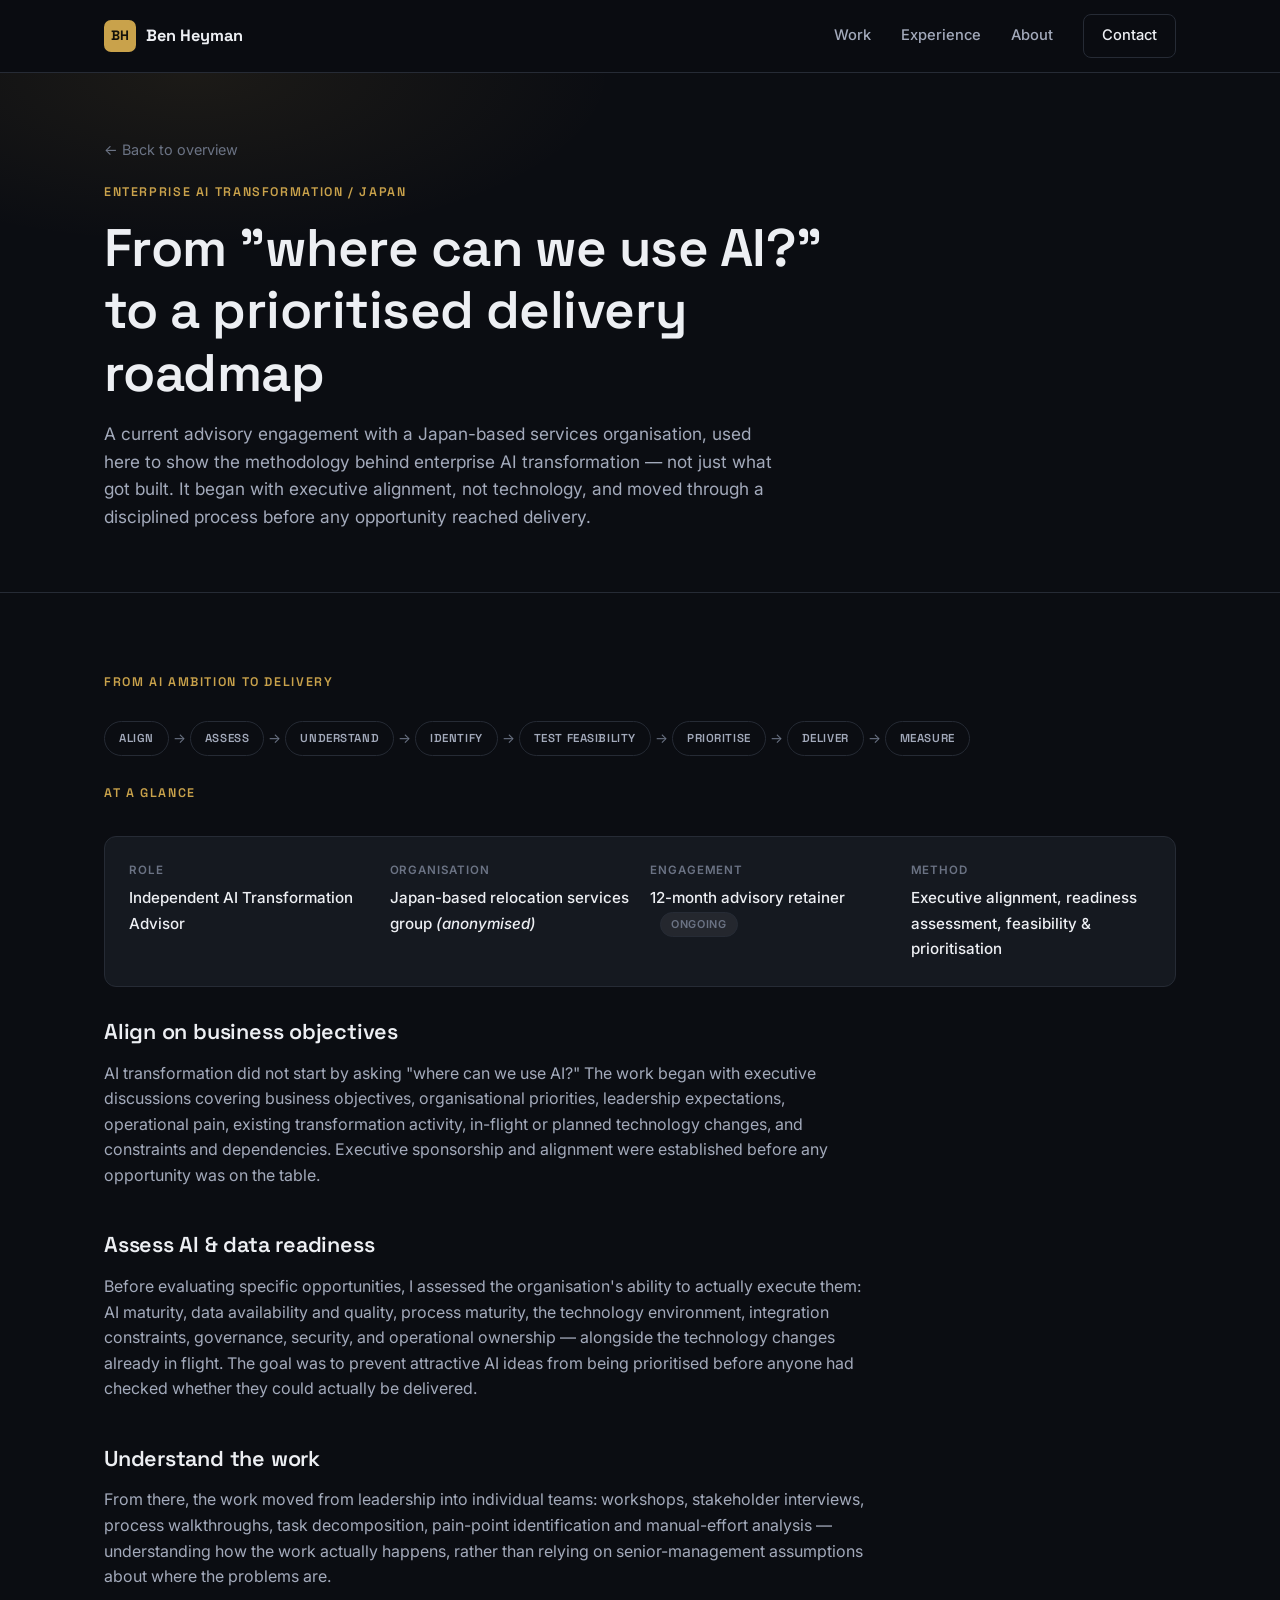
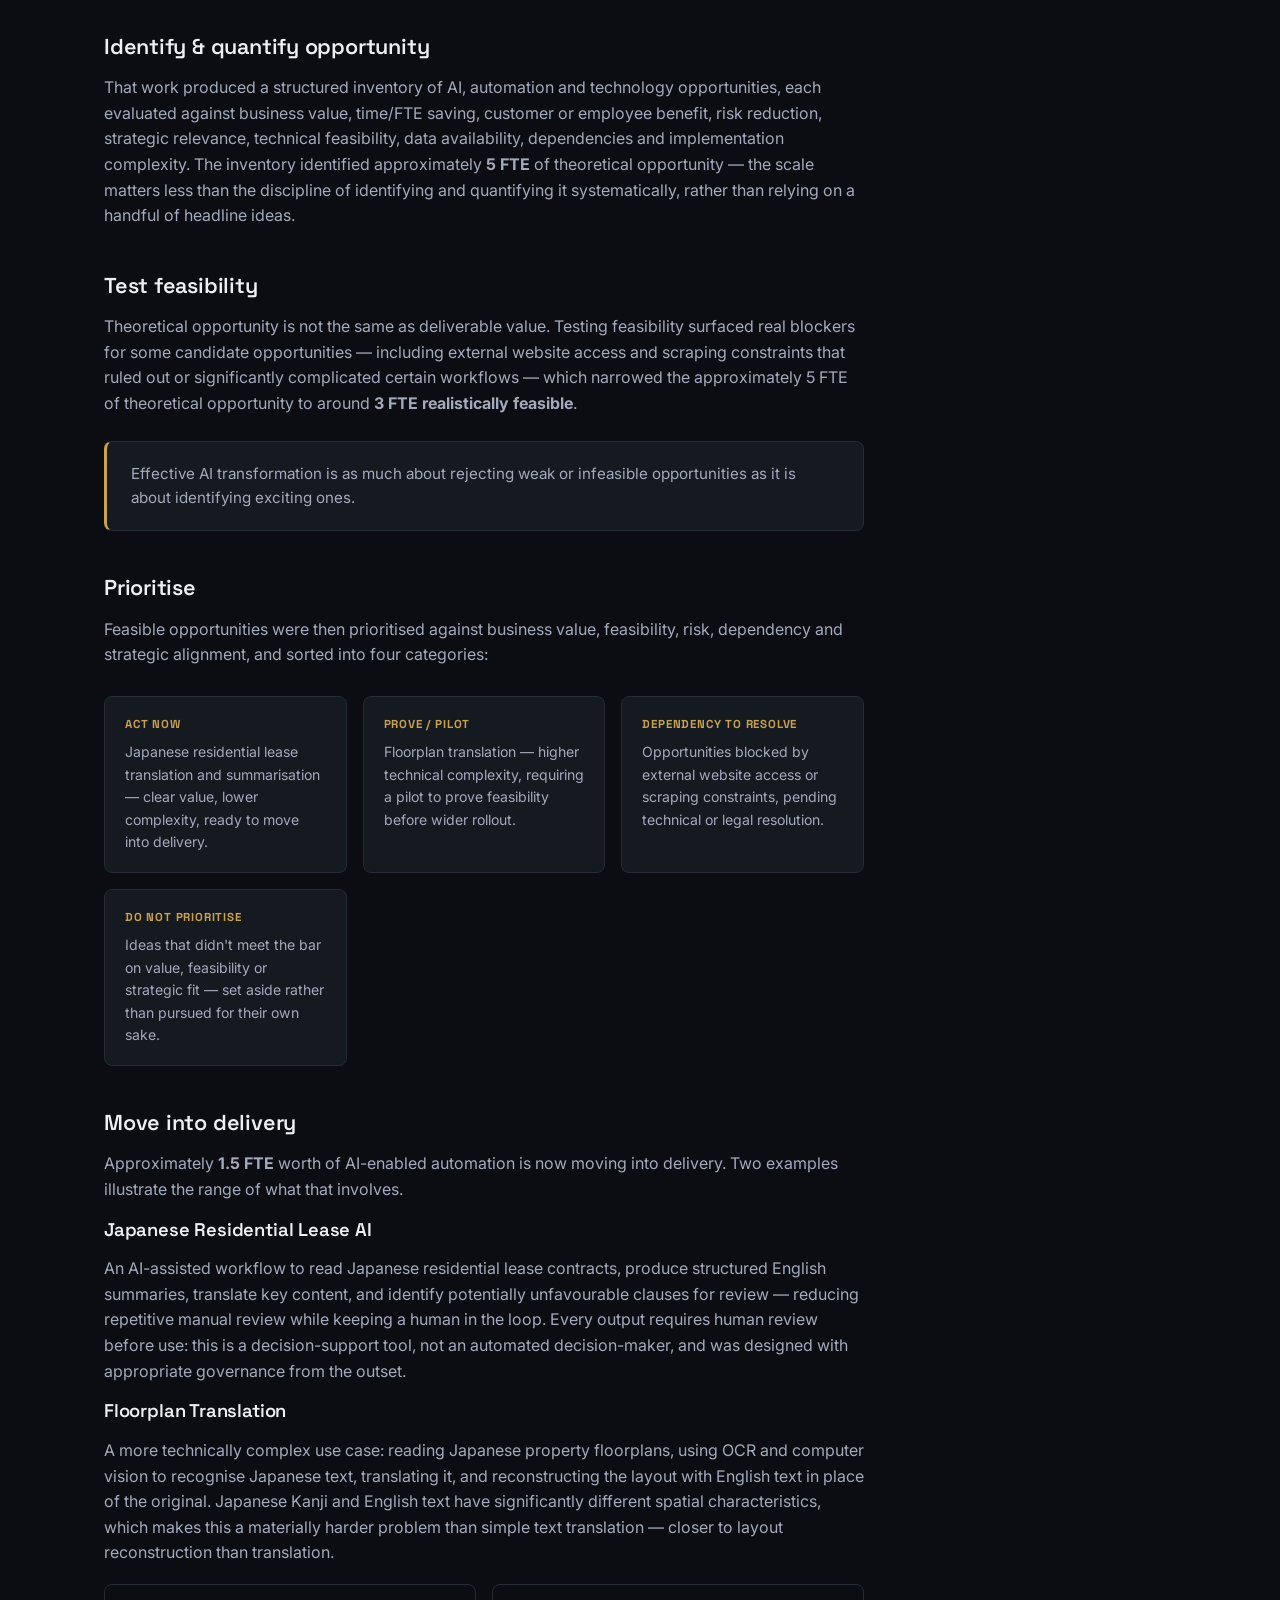
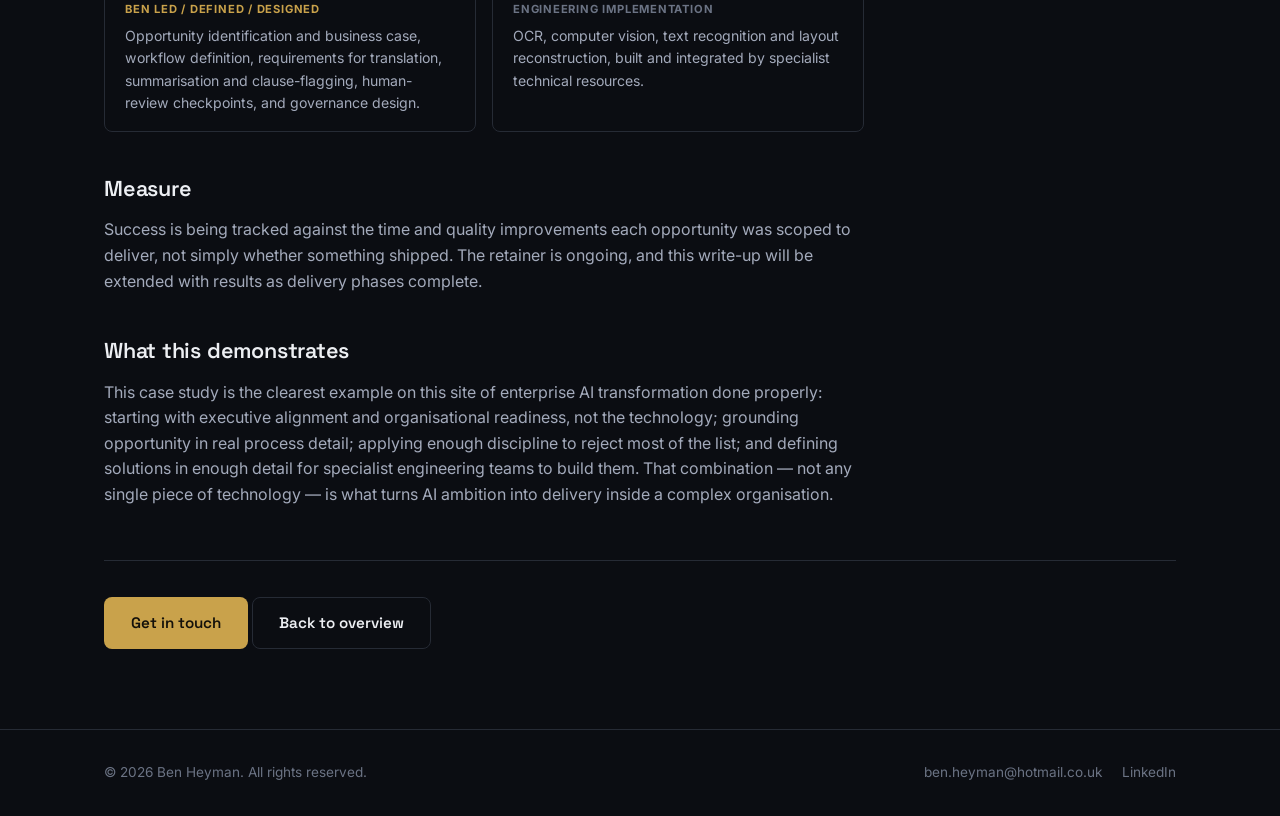
<file: work/japan-ai-review.html>
<!DOCTYPE html>
<html lang="en">
<head>
<meta charset="UTF-8">
<meta name="viewport" content="width=device-width, initial-scale=1.0">
<title>From "Where Can We Use AI?" to a Prioritised Delivery Roadmap — Ben Heyman</title>
<meta name="description" content="How Ben Heyman leads enterprise AI transformation: executive alignment, readiness assessment, feasibility testing and disciplined prioritisation, illustrated through a live engagement.">
<meta property="og:type" content="article">
<meta property="og:title" content="From &quot;Where Can We Use AI?&quot; to a Prioritised Delivery Roadmap">
<meta property="og:description" content="An enterprise AI transformation methodology: align, assess, understand, identify, test feasibility, prioritise, deliver, measure.">
<link rel="icon" href="data:image/svg+xml,%3Csvg xmlns='http://www.w3.org/2000/svg' viewBox='0 0 100 100'%3E%3Crect width='100' height='100' rx='22' fill='%230b0d12'/%3E%3Ctext x='50' y='58' font-family='Arial,sans-serif' font-size='42' font-weight='700' fill='%23c9a24b' text-anchor='middle'%3EBH%3C/text%3E%3C/svg%3E">
<link rel="preconnect" href="https://fonts.googleapis.com">
<link rel="preconnect" href="https://fonts.gstatic.com" crossorigin>
<link href="https://fonts.googleapis.com/css2?family=Space+Grotesk:wght@400;500;600;700&family=Inter:wght@400;500;600&display=swap" rel="stylesheet">
<link rel="stylesheet" href="../css/styles.css">
</head>
<body>

<header class="site-header">
  <div class="container header-inner">
    <a href="../index.html" class="brand">
      <span class="brand-mark">BH</span>
      <span class="brand-name">Ben Heyman</span>
    </a>
    <nav class="nav" id="nav">
      <a href="../index.html#case-study">Work</a>
      <a href="../index.html#experience">Experience</a>
      <a href="../profile.html">About</a>
      <a href="../index.html#contact" class="nav-cta">Contact</a>
    </nav>
    <button class="nav-toggle" id="navToggle" aria-label="Toggle menu" aria-expanded="false">
      <span></span><span></span><span></span>
    </button>
  </div>
</header>

<main>
  <section class="page-hero">
    <div class="container hero-anim-in">
      <a href="../index.html#case-study" class="back-link">← Back to overview</a>
      <p class="eyebrow">Enterprise AI Transformation / Japan</p>
      <h1>From "where can we use AI?" to a prioritised delivery roadmap</h1>
      <p class="lede">A current advisory engagement with a Japan-based services organisation, used here to show the methodology behind enterprise AI transformation — not just what got built. It began with executive alignment, not technology, and moved through a disciplined process before any opportunity reached delivery.</p>
    </div>
  </section>

  <section class="section">
    <div class="container hero-anim-in">
      <p class="eyebrow" style="margin-bottom:14px;">From AI ambition to delivery</p>
      <div class="playbook">
        <a href="#align" class="playbook-step">Align</a><span class="playbook-arrow">→</span>
        <a href="#assess" class="playbook-step">Assess</a><span class="playbook-arrow">→</span>
        <a href="#understand" class="playbook-step">Understand</a><span class="playbook-arrow">→</span>
        <a href="#identify" class="playbook-step">Identify</a><span class="playbook-arrow">→</span>
        <a href="#feasibility" class="playbook-step">Test Feasibility</a><span class="playbook-arrow">→</span>
        <a href="#prioritise" class="playbook-step">Prioritise</a><span class="playbook-arrow">→</span>
        <a href="#deliver" class="playbook-step">Deliver</a><span class="playbook-arrow">→</span>
        <a href="#measure" class="playbook-step">Measure</a>
      </div>

      <p class="eyebrow" style="margin-bottom:16px;">At a glance</p>
      <div class="cs-meta">
        <div class="cs-meta-item">
          <span class="label">Role</span>
          <span class="value">Independent AI Transformation Advisor</span>
        </div>
        <div class="cs-meta-item">
          <span class="label">Organisation</span>
          <span class="value">Japan-based relocation services group <em>(anonymised)</em></span>
        </div>
        <div class="cs-meta-item">
          <span class="label">Engagement</span>
          <span class="value">12-month advisory retainer<span class="status-pill">Ongoing</span></span>
        </div>
        <div class="cs-meta-item">
          <span class="label">Method</span>
          <span class="value">Executive alignment, readiness assessment, feasibility &amp; prioritisation</span>
        </div>
      </div>

      <div class="cs-body reveal">
        <h2 id="align">Align on business objectives</h2>
        <p>AI transformation did not start by asking "where can we use AI?" The work began with executive discussions covering business objectives, organisational priorities, leadership expectations, operational pain, existing transformation activity, in-flight or planned technology changes, and constraints and dependencies. Executive sponsorship and alignment were established before any opportunity was on the table.</p>

        <h2 id="assess">Assess AI &amp; data readiness</h2>
        <p>Before evaluating specific opportunities, I assessed the organisation's ability to actually execute them: AI maturity, data availability and quality, process maturity, the technology environment, integration constraints, governance, security, and operational ownership — alongside the technology changes already in flight. The goal was to prevent attractive AI ideas from being prioritised before anyone had checked whether they could actually be delivered.</p>

        <h2 id="understand">Understand the work</h2>
        <p>From there, the work moved from leadership into individual teams: workshops, stakeholder interviews, process walkthroughs, task decomposition, pain-point identification and manual-effort analysis — understanding how the work actually happens, rather than relying on senior-management assumptions about where the problems are.</p>

        <h2 id="identify">Identify &amp; quantify opportunity</h2>
        <p>That work produced a structured inventory of AI, automation and technology opportunities, each evaluated against business value, time/FTE saving, customer or employee benefit, risk reduction, strategic relevance, technical feasibility, data availability, dependencies and implementation complexity. The inventory identified approximately <strong>5 FTE</strong> of theoretical opportunity — the scale matters less than the discipline of identifying and quantifying it systematically, rather than relying on a handful of headline ideas.</p>

        <h2 id="feasibility">Test feasibility</h2>
        <p>Theoretical opportunity is not the same as deliverable value. Testing feasibility surfaced real blockers for some candidate opportunities — including external website access and scraping constraints that ruled out or significantly complicated certain workflows — which narrowed the approximately 5 FTE of theoretical opportunity to around <strong>3 FTE realistically feasible</strong>.</p>
        <div class="callout">
          <p style="margin-bottom:0;">Effective AI transformation is as much about rejecting weak or infeasible opportunities as it is about identifying exciting ones.</p>
        </div>

        <h2 id="prioritise">Prioritise</h2>
        <p>Feasible opportunities were then prioritised against business value, feasibility, risk, dependency and strategic alignment, and sorted into four categories:</p>
        <div class="priority-matrix">
          <div class="priority-card">
            <span class="label">Act now</span>
            <p>Japanese residential lease translation and summarisation — clear value, lower complexity, ready to move into delivery.</p>
          </div>
          <div class="priority-card">
            <span class="label">Prove / pilot</span>
            <p>Floorplan translation — higher technical complexity, requiring a pilot to prove feasibility before wider rollout.</p>
          </div>
          <div class="priority-card">
            <span class="label">Dependency to resolve</span>
            <p>Opportunities blocked by external website access or scraping constraints, pending technical or legal resolution.</p>
          </div>
          <div class="priority-card">
            <span class="label">Do not prioritise</span>
            <p>Ideas that didn't meet the bar on value, feasibility or strategic fit — set aside rather than pursued for their own sake.</p>
          </div>
        </div>

        <h2 id="deliver">Move into delivery</h2>
        <p>Approximately <strong>1.5 FTE</strong> worth of AI-enabled automation is now moving into delivery. Two examples illustrate the range of what that involves.</p>

        <h3>Japanese Residential Lease AI</h3>
        <p>An AI-assisted workflow to read Japanese residential lease contracts, produce structured English summaries, translate key content, and identify potentially unfavourable clauses for review — reducing repetitive manual review while keeping a human in the loop. Every output requires human review before use: this is a decision-support tool, not an automated decision-maker, and was designed with appropriate governance from the outset.</p>

        <h3 id="floorplan">Floorplan Translation</h3>
        <p>A more technically complex use case: reading Japanese property floorplans, using OCR and computer vision to recognise Japanese text, translating it, and reconstructing the layout with English text in place of the original. Japanese Kanji and English text have significantly different spatial characteristics, which makes this a materially harder problem than simple text translation — closer to layout reconstruction than translation.</p>

        <div class="delivery-split">
          <div class="delivery-split-item led">
            <span class="label">Ben led / defined / designed</span>
            <p>Opportunity identification and business case, workflow definition, requirements for translation, summarisation and clause-flagging, human-review checkpoints, and governance design.</p>
          </div>
          <div class="delivery-split-item">
            <span class="label">Engineering implementation</span>
            <p>OCR, computer vision, text recognition and layout reconstruction, built and integrated by specialist technical resources.</p>
          </div>
        </div>

        <h2 id="measure">Measure</h2>
        <p>Success is being tracked against the time and quality improvements each opportunity was scoped to deliver, not simply whether something shipped. The retainer is ongoing, and this write-up will be extended with results as delivery phases complete.</p>

        <h2>What this demonstrates</h2>
        <p>This case study is the clearest example on this site of enterprise AI transformation done properly: starting with executive alignment and organisational readiness, not the technology; grounding opportunity in real process detail; applying enough discipline to reject most of the list; and defining solutions in enough detail for specialist engineering teams to build them. That combination — not any single piece of technology — is what turns AI ambition into delivery inside a complex organisation.</p>
      </div>

      <div class="cs-cta">
        <a href="../index.html#contact" class="btn btn-primary">Get in touch</a>
        <a href="../index.html#case-study" class="btn btn-ghost">Back to overview</a>
      </div>
    </div>
  </section>
</main>

<footer class="site-footer">
  <div class="container footer-inner">
    <span>&copy; <span id="year"></span> Ben Heyman. All rights reserved.</span>
    <div class="footer-links">
      <a href="mailto:ben.heyman@hotmail.co.uk">ben.heyman@hotmail.co.uk</a>
      <a href="https://www.linkedin.com/in/benheymanai/" target="_blank" rel="noopener">LinkedIn</a>
    </div>
  </div>
</footer>

<script src="../js/main.js"></script>
</body>
</html>
</file>
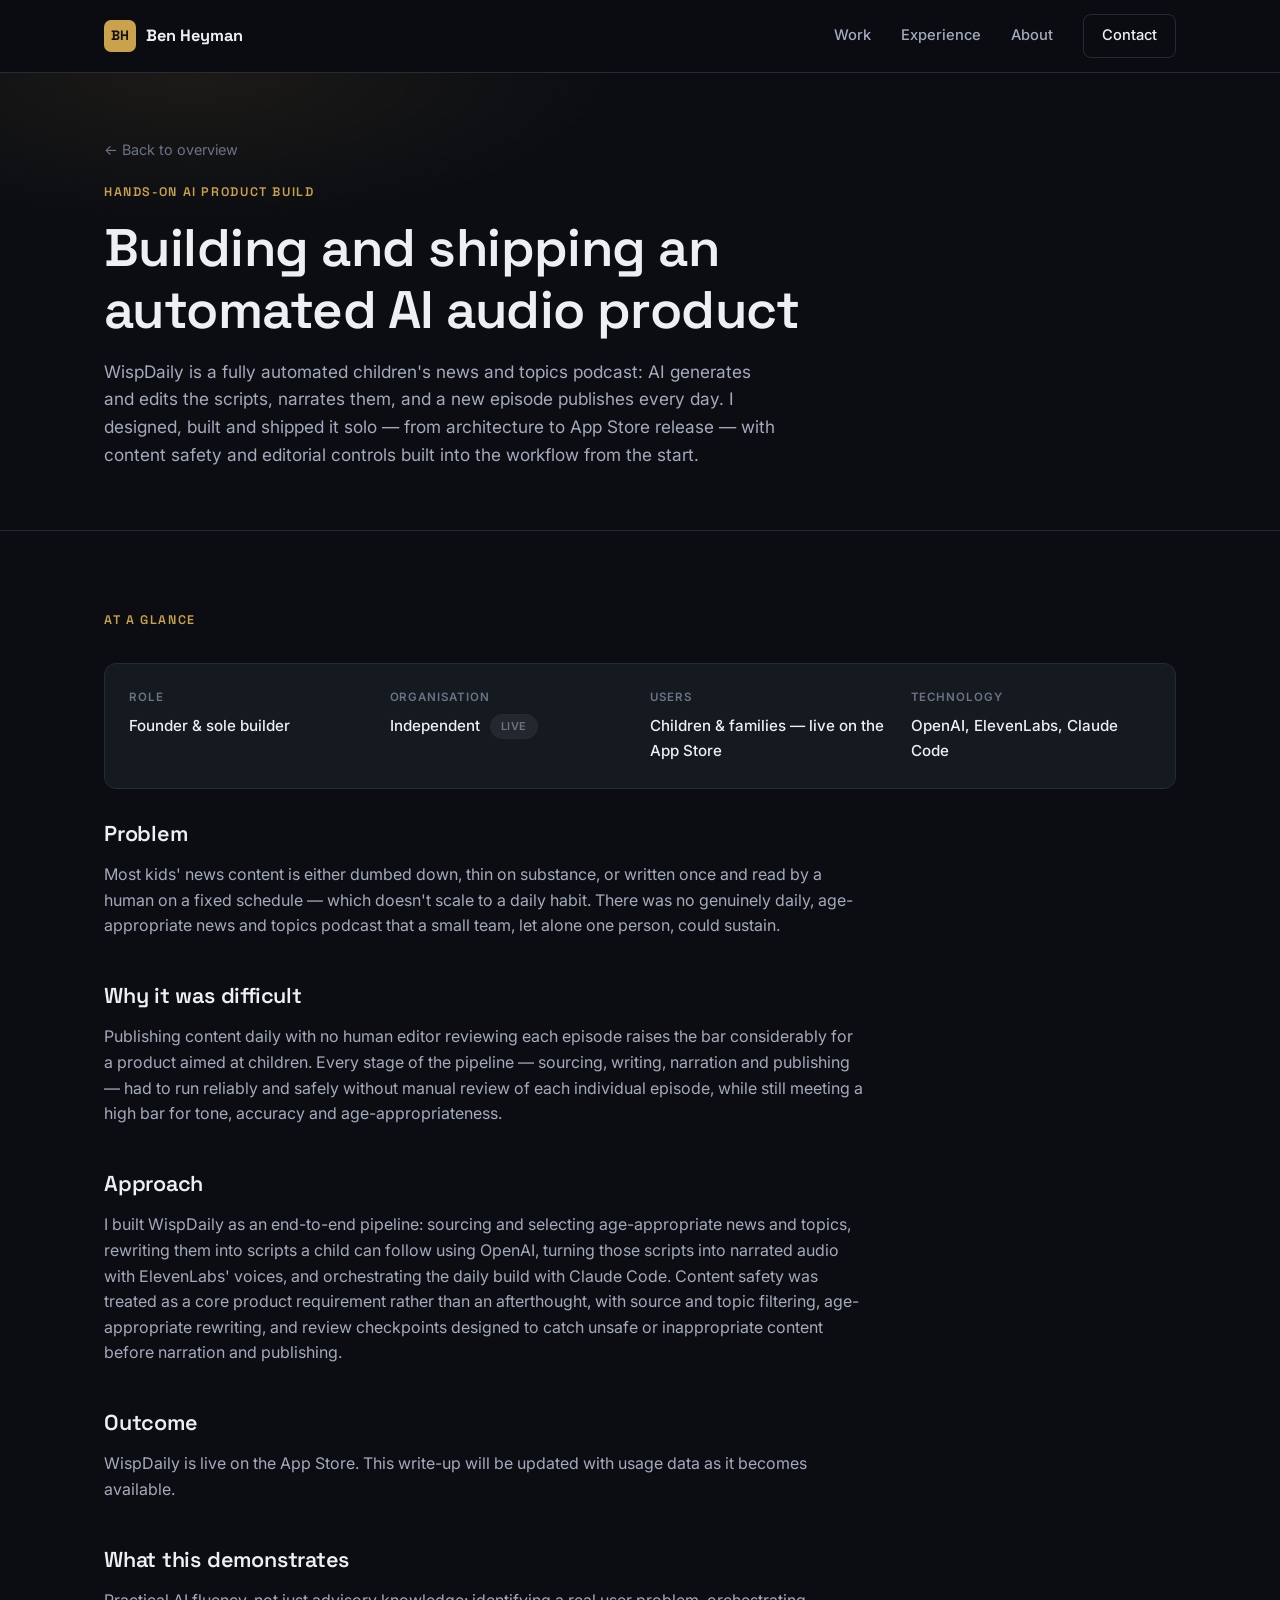
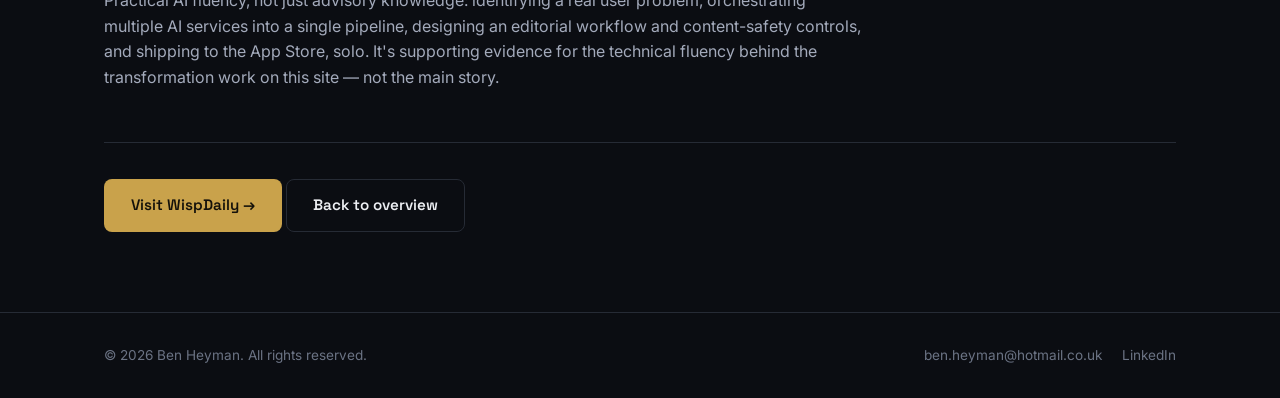
<file: work/wispdaily.html>
<!DOCTYPE html>
<html lang="en">
<head>
<meta charset="UTF-8">
<meta name="viewport" content="width=device-width, initial-scale=1.0">
<title>Building and Shipping an Automated AI Audio Product — Ben Heyman</title>
<meta name="description" content="WispDaily: a fully automated children's news podcast, designed, built and shipped solo — orchestrating multiple AI services with content safety built into the workflow.">
<meta property="og:type" content="article">
<meta property="og:title" content="Building and Shipping an Automated AI Audio Product">
<meta property="og:description" content="WispDaily: a fully automated children's news podcast, designed, built and shipped solo by Ben Heyman.">
<link rel="icon" href="data:image/svg+xml,%3Csvg xmlns='http://www.w3.org/2000/svg' viewBox='0 0 100 100'%3E%3Crect width='100' height='100' rx='22' fill='%230b0d12'/%3E%3Ctext x='50' y='58' font-family='Arial,sans-serif' font-size='42' font-weight='700' fill='%23c9a24b' text-anchor='middle'%3EBH%3C/text%3E%3C/svg%3E">
<link rel="preconnect" href="https://fonts.googleapis.com">
<link rel="preconnect" href="https://fonts.gstatic.com" crossorigin>
<link href="https://fonts.googleapis.com/css2?family=Space+Grotesk:wght@400;500;600;700&family=Inter:wght@400;500;600&display=swap" rel="stylesheet">
<link rel="stylesheet" href="../css/styles.css">
</head>
<body>

<header class="site-header">
  <div class="container header-inner">
    <a href="../index.html" class="brand">
      <span class="brand-mark">BH</span>
      <span class="brand-name">Ben Heyman</span>
    </a>
    <nav class="nav" id="nav">
      <a href="../index.html#case-study">Work</a>
      <a href="../index.html#experience">Experience</a>
      <a href="../profile.html">About</a>
      <a href="../index.html#contact" class="nav-cta">Contact</a>
    </nav>
    <button class="nav-toggle" id="navToggle" aria-label="Toggle menu" aria-expanded="false">
      <span></span><span></span><span></span>
    </button>
  </div>
</header>

<main>
  <section class="page-hero">
    <div class="container hero-anim-in">
      <a href="../index.html#case-study" class="back-link">← Back to overview</a>
      <p class="eyebrow">Hands-on AI Product Build</p>
      <h1>Building and shipping an automated AI audio product</h1>
      <p class="lede">WispDaily is a fully automated children's news and topics podcast: AI generates and edits the scripts, narrates them, and a new episode publishes every day. I designed, built and shipped it solo — from architecture to App Store release — with content safety and editorial controls built into the workflow from the start.</p>
    </div>
  </section>

  <section class="section">
    <div class="container hero-anim-in">
      <p class="eyebrow" style="margin-bottom:16px;">At a glance</p>
      <div class="cs-meta">
        <div class="cs-meta-item">
          <span class="label">Role</span>
          <span class="value">Founder &amp; sole builder</span>
        </div>
        <div class="cs-meta-item">
          <span class="label">Organisation</span>
          <span class="value">Independent<span class="status-pill">Live</span></span>
        </div>
        <div class="cs-meta-item">
          <span class="label">Users</span>
          <span class="value">Children &amp; families — live on the App Store</span>
        </div>
        <div class="cs-meta-item">
          <span class="label">Technology</span>
          <span class="value">OpenAI, ElevenLabs, Claude Code</span>
        </div>
      </div>

      <div class="cs-body reveal">
        <h2>Problem</h2>
        <p>Most kids' news content is either dumbed down, thin on substance, or written once and read by a human on a fixed schedule — which doesn't scale to a daily habit. There was no genuinely daily, age-appropriate news and topics podcast that a small team, let alone one person, could sustain.</p>

        <h2>Why it was difficult</h2>
        <p>Publishing content daily with no human editor reviewing each episode raises the bar considerably for a product aimed at children. Every stage of the pipeline — sourcing, writing, narration and publishing — had to run reliably and safely without manual review of each individual episode, while still meeting a high bar for tone, accuracy and age-appropriateness.</p>

        <h2>Approach</h2>
        <p>I built WispDaily as an end-to-end pipeline: sourcing and selecting age-appropriate news and topics, rewriting them into scripts a child can follow using OpenAI, turning those scripts into narrated audio with ElevenLabs' voices, and orchestrating the daily build with Claude Code. Content safety was treated as a core product requirement rather than an afterthought, with source and topic filtering, age-appropriate rewriting, and review checkpoints designed to catch unsafe or inappropriate content before narration and publishing.</p>

        <h2>Outcome</h2>
        <p>WispDaily is live on the App Store. This write-up will be updated with usage data as it becomes available.</p>

        <h2>What this demonstrates</h2>
        <p>Practical AI fluency, not just advisory knowledge: identifying a real user problem, orchestrating multiple AI services into a single pipeline, designing an editorial workflow and content-safety controls, and shipping to the App Store, solo. It's supporting evidence for the technical fluency behind the transformation work on this site — not the main story.</p>
      </div>

      <div class="cs-cta">
        <a href="https://wispdaily.com" class="btn btn-primary" target="_blank" rel="noopener">Visit WispDaily →</a>
        <a href="../index.html#case-study" class="btn btn-ghost">Back to overview</a>
      </div>
    </div>
  </section>
</main>

<footer class="site-footer">
  <div class="container footer-inner">
    <span>&copy; <span id="year"></span> Ben Heyman. All rights reserved.</span>
    <div class="footer-links">
      <a href="mailto:ben.heyman@hotmail.co.uk">ben.heyman@hotmail.co.uk</a>
      <a href="https://www.linkedin.com/in/benheymanai/" target="_blank" rel="noopener">LinkedIn</a>
    </div>
  </div>
</footer>

<script src="../js/main.js"></script>
</body>
</html>
</file>
<file: css/styles.css>
/* ===========================================================
   Ben Heyman — design system
   Restrained, editorial, dark. One accent colour. Motion is
   subtle and purposeful — this is a senior professional's
   portfolio, not a product-launch page.
   =========================================================== */

:root {
  --bg: #0b0d12;
  --bg-alt: #10131a;
  --surface: #151920;
  --surface-border: #262b35;
  --text: #edeff3;
  --text-dim: #a3aabb;
  --text-faint: #6b7384;
  --accent: #c9a24b;       /* brass / gold — used sparingly */
  --accent-soft: #ddbb72;
  --accent-contrast: #14110a;

  --font-display: "Space Grotesk", "Inter", system-ui, sans-serif;
  --font-body: "Inter", system-ui, sans-serif;

  --container: 1120px;
  --radius: 12px;
  --radius-sm: 8px;
}

@media (prefers-reduced-motion: reduce) {
  *, *::before, *::after {
    animation-duration: 0.001ms !important;
    animation-iteration-count: 1 !important;
    transition-duration: 0.001ms !important;
    scroll-behavior: auto !important;
  }
}

* { box-sizing: border-box; }
html { scroll-behavior: smooth; }

body {
  margin: 0;
  background: var(--bg);
  color: var(--text);
  font-family: var(--font-body);
  font-size: 16px;
  line-height: 1.6;
  -webkit-font-smoothing: antialiased;
}

img { max-width: 100%; display: block; }

.container {
  max-width: var(--container);
  margin: 0 auto;
  padding: 0 24px;
}

h1, h2, h3, h4 {
  font-family: var(--font-display);
  font-weight: 600;
  line-height: 1.18;
  margin: 0 0 16px;
  letter-spacing: -0.01em;
}

h1 { font-size: clamp(2.1rem, 4.6vw, 3.3rem); }
h2 { font-size: clamp(1.6rem, 3vw, 2.2rem); }
h3 { font-size: 1.15rem; }

p { margin: 0 0 16px; color: var(--text-dim); }

a { color: var(--accent-soft); text-decoration: none; }
a:hover { text-decoration: underline; }

a:focus-visible,
button:focus-visible,
input:focus-visible,
textarea:focus-visible {
  outline: 2px solid var(--accent-soft);
  outline-offset: 3px;
}

.eyebrow {
  font-family: var(--font-display);
  font-size: 0.78rem;
  letter-spacing: 0.13em;
  text-transform: uppercase;
  color: var(--accent);
  margin: 0 0 10px;
  font-weight: 600;
}

/* ---------- scroll reveal (subtle) ---------- */
.reveal {
  opacity: 0;
  transform: translateY(16px);
  transition: opacity 0.6s ease, transform 0.6s ease;
}
.reveal.is-visible { opacity: 1; transform: translateY(0); }
.reveal-group .reveal:nth-child(1) { transition-delay: 0s; }
.reveal-group .reveal:nth-child(2) { transition-delay: 0.06s; }
.reveal-group .reveal:nth-child(3) { transition-delay: 0.12s; }
.reveal-group .reveal:nth-child(4) { transition-delay: 0.18s; }
.reveal-group .reveal:nth-child(5) { transition-delay: 0.24s; }
.reveal-group .reveal:nth-child(6) { transition-delay: 0.3s; }

@keyframes fadeInUp {
  from { opacity: 0; transform: translateY(18px); }
  to { opacity: 1; transform: translateY(0); }
}
.hero-anim-in { animation: fadeInUp 0.7s ease both; }
.hero-anim-delay { animation-delay: 0.12s; }

/* ---------- buttons ---------- */
.btn {
  display: inline-flex;
  align-items: center;
  gap: 8px;
  padding: 13px 26px;
  border-radius: 8px;
  font-family: var(--font-display);
  font-weight: 600;
  font-size: 0.95rem;
  border: 1px solid transparent;
  cursor: pointer;
  transition: transform 0.15s ease, background 0.15s ease, border-color 0.15s ease, color .15s ease;
  text-decoration: none;
}
.btn:hover { transform: translateY(-1px); text-decoration: none; }

.btn-primary {
  background: var(--accent);
  color: var(--accent-contrast);
}
.btn-primary:hover { background: var(--accent-soft); }

.btn-ghost {
  background: transparent;
  color: var(--text);
  border-color: var(--surface-border);
}
.btn-ghost:hover { border-color: var(--accent); color: var(--accent-soft); }

.btn-disabled {
  background: transparent;
  color: var(--text-faint);
  border-color: var(--surface-border);
  cursor: default;
}
.btn-disabled:hover { transform: none; }

.btn-small { padding: 9px 18px; font-size: 0.85rem; }
.btn-large { padding: 16px 34px; font-size: 1.02rem; }

/* ---------- header ---------- */
.site-header {
  position: sticky;
  top: 0;
  z-index: 100;
  background: rgba(11, 13, 18, 0.9);
  backdrop-filter: blur(10px);
  border-bottom: 1px solid var(--surface-border);
}

.header-inner {
  display: flex;
  align-items: center;
  justify-content: space-between;
  height: 72px;
}

.brand {
  display: flex;
  align-items: center;
  gap: 10px;
  font-family: var(--font-display);
  font-weight: 700;
  font-size: 1.02rem;
  color: var(--text);
}
.brand:hover { text-decoration: none; }

.brand-mark {
  display: inline-flex;
  align-items: center;
  justify-content: center;
  width: 32px;
  height: 32px;
  border-radius: 7px;
  background: var(--accent);
  color: var(--accent-contrast);
  font-size: 0.85rem;
  font-weight: 700;
}

.nav {
  display: flex;
  align-items: center;
  gap: 30px;
}

.nav a {
  position: relative;
  color: var(--text-dim);
  font-size: 0.92rem;
  font-weight: 500;
}
.nav a:hover { color: var(--text); text-decoration: none; }
.nav a.active { color: var(--accent-soft); }

.nav a:not(.nav-cta)::after {
  content: "";
  position: absolute;
  left: 0;
  right: 100%;
  bottom: -6px;
  height: 2px;
  background: var(--accent);
  transition: right 0.2s ease;
}
.nav a:not(.nav-cta):hover::after,
.nav a:not(.nav-cta).active::after { right: 0; }

.nav-cta {
  padding: 9px 18px;
  border-radius: 8px;
  border: 1px solid var(--surface-border);
  color: var(--text) !important;
}
.nav-cta:hover { border-color: var(--accent); color: var(--accent-soft) !important; }

.nav-toggle {
  display: none;
  flex-direction: column;
  gap: 5px;
  background: none;
  border: none;
  cursor: pointer;
  padding: 6px;
}
.nav-toggle span {
  width: 22px;
  height: 2px;
  background: var(--text);
  transition: transform .2s ease, opacity .2s ease;
}

/* ---------- hero ---------- */
.hero {
  position: relative;
  padding: 96px 0 72px;
  background:
    radial-gradient(ellipse 55% 45% at 25% -15%, rgba(201,162,75,0.10), transparent 60%),
    var(--bg);
  border-bottom: 1px solid var(--surface-border);
}

.hero-grid {
  position: relative;
  display: grid;
  grid-template-columns: 1.15fr 0.85fr;
  gap: 48px;
  align-items: center;
}

.hero-inner { max-width: 760px; }
.hero-sub { font-size: 1.08rem; max-width: 600px; }
.hero-actions { display: flex; gap: 14px; margin-top: 26px; flex-wrap: wrap; }
.hero-capabilities {
  margin: 24px 0 0;
  font-size: 0.85rem;
  color: var(--text-faint);
  letter-spacing: 0.01em;
}
.hero-employers {
  margin-top: 30px;
  padding-top: 22px;
  border-top: 1px solid var(--surface-border);
  font-size: 0.82rem;
  color: var(--text-faint);
  letter-spacing: 0.02em;
}
.hero-employers strong { color: var(--text-dim); font-weight: 500; }

/* ---------- hero photo ---------- */
.hero-visual {
  position: relative;
  display: flex;
  align-items: center;
  justify-content: center;
}

.hero-photo-frame {
  position: relative;
  width: 100%;
  max-width: 320px;
  aspect-ratio: 4 / 5;
  border-radius: var(--radius);
  border: 1px solid var(--surface-border);
  overflow: hidden;
  box-shadow: 0 24px 48px -24px rgba(0,0,0,0.7);
}
.hero-photo-frame img {
  width: 100%;
  height: 100%;
  object-fit: cover;
  display: block;
}

@media (max-width: 900px) {
  .hero-grid { grid-template-columns: 1fr; }
  .hero-visual { order: -1; }
  .hero-photo-frame { max-width: 220px; margin: 0 auto; }
}

.page-hero {
  padding: 64px 0 46px;
  border-bottom: 1px solid var(--surface-border);
  background: radial-gradient(ellipse 55% 55% at 15% 0%, rgba(201,162,75,0.09), transparent 60%);
}
.page-hero .eyebrow { margin-bottom: 14px; }
.page-hero h1 { max-width: 780px; }
.page-hero .lede { font-size: 1.08rem; max-width: 680px; }
.back-link { display: inline-block; margin-bottom: 22px; font-size: 0.9rem; color: var(--text-faint); }
.back-link:hover { color: var(--accent-soft); }

/* ---------- sections ---------- */
.section { padding: 80px 0; }
.section-alt { background: var(--bg-alt); border-top: 1px solid var(--surface-border); border-bottom: 1px solid var(--surface-border); }
.section-lede { max-width: 620px; font-size: 1.02rem; margin-bottom: 36px; }

/* ---------- credibility strip ---------- */
.credibility-strip {
  padding: 44px 0;
  border-bottom: 1px solid var(--surface-border);
  background: var(--bg-alt);
}
.credibility-grid {
  display: grid;
  grid-template-columns: repeat(auto-fit, minmax(220px, 1fr));
  gap: 32px;
}
.credibility-item { text-align: left; }
.credibility-num {
  display: block;
  font-family: var(--font-display);
  font-size: 1.7rem;
  font-weight: 700;
  color: var(--accent);
  margin-bottom: 4px;
}
.credibility-label { font-size: 0.9rem; color: var(--text-dim); }

/* ---------- generic card grid (services / expertise) ---------- */
.card-grid {
  display: grid;
  grid-template-columns: repeat(auto-fit, minmax(240px, 1fr));
  gap: 20px;
}

.card {
  background: var(--surface);
  border: 1px solid var(--surface-border);
  border-radius: var(--radius);
  padding: 26px;
  transition: border-color .2s ease;
}
.card:hover { border-color: var(--accent); }
a.card { display: block; text-decoration: none; }
a.card:hover { text-decoration: none; }
.card-icon {
  font-family: var(--font-display);
  color: var(--accent);
  font-weight: 700;
  font-size: 0.85rem;
  letter-spacing: 0.08em;
  margin-bottom: 14px;
}
.card h3 { margin-bottom: 10px; }
.card p { margin-bottom: 0; font-size: 0.95rem; }
.card .card-foot { margin-top: 14px; font-size: 0.83rem; font-weight: 600; color: var(--accent-soft); }

/* ---------- playbook flow (understated methodology chain) ---------- */
.playbook {
  display: flex;
  flex-wrap: wrap;
  align-items: center;
  gap: 8px 4px;
  margin: 28px 0;
}
.playbook-step {
  font-family: var(--font-display);
  font-size: 0.72rem;
  font-weight: 600;
  letter-spacing: 0.05em;
  text-transform: uppercase;
  color: var(--text-dim);
  border: 1px solid var(--surface-border);
  border-radius: 999px;
  padding: 7px 14px;
}
a.playbook-step {
  text-decoration: none;
  transition: border-color .15s ease, color .15s ease;
}
a.playbook-step:hover { border-color: var(--accent); color: var(--accent-soft); text-decoration: none; }
.playbook-arrow { color: var(--text-faint); font-size: 0.85rem; }

/* ---------- prioritisation matrix ---------- */
.priority-matrix {
  display: grid;
  grid-template-columns: repeat(auto-fit, minmax(230px, 1fr));
  gap: 16px;
  margin: 28px 0;
}
.priority-card {
  border: 1px solid var(--surface-border);
  border-radius: var(--radius-sm);
  padding: 18px 20px;
  background: var(--surface);
}
.priority-card .label {
  display: block;
  font-family: var(--font-display);
  font-size: 0.72rem;
  letter-spacing: 0.07em;
  text-transform: uppercase;
  font-weight: 700;
  color: var(--accent);
  margin-bottom: 8px;
}
.priority-card p { margin-bottom: 0; font-size: 0.88rem; }

/* ---------- led vs engineering distinction ---------- */
.delivery-split {
  display: grid;
  grid-template-columns: repeat(auto-fit, minmax(240px, 1fr));
  gap: 16px;
  margin: 18px 0 28px;
}
.delivery-split-item {
  border: 1px solid var(--surface-border);
  border-radius: var(--radius-sm);
  padding: 16px 20px;
}
.delivery-split-item .label {
  display: block;
  font-size: 0.7rem;
  text-transform: uppercase;
  letter-spacing: 0.07em;
  font-weight: 700;
  color: var(--text-faint);
  margin-bottom: 6px;
}
.delivery-split-item.led .label { color: var(--accent); }
.delivery-split-item p { margin-bottom: 0; font-size: 0.88rem; }

/* ---------- selected work ---------- */
.work-list {
  display: flex;
  flex-direction: column;
  gap: 20px;
}

.work-card {
  display: block;
  background: var(--surface);
  border: 1px solid var(--surface-border);
  border-radius: var(--radius);
  padding: 32px;
  transition: border-color .2s ease, transform .2s ease;
}
.work-card:hover {
  border-color: var(--accent);
  transform: translateY(-2px);
  text-decoration: none;
}

.work-card-featured {
  padding: 40px;
  border-color: rgba(201,162,75,0.35);
  background: linear-gradient(180deg, rgba(201,162,75,0.05), transparent 60%), var(--surface);
}

.work-card-head {
  display: flex;
  align-items: baseline;
  justify-content: space-between;
  gap: 16px;
  flex-wrap: wrap;
  margin-bottom: 14px;
}

.work-tag {
  display: inline-block;
  font-size: 0.72rem;
  font-weight: 600;
  letter-spacing: 0.08em;
  text-transform: uppercase;
  color: var(--accent);
}

.work-card h3 { color: var(--text); margin-bottom: 10px; }
.work-card-featured h3 { font-size: 1.5rem; }
.work-card p { font-size: 0.97rem; margin-bottom: 0; color: var(--text-dim); }

.work-pair {
  display: grid;
  grid-template-columns: repeat(auto-fit, minmax(280px, 1fr));
  gap: 20px;
}

.pill-row {
  display: flex;
  flex-wrap: wrap;
  gap: 8px;
  margin-top: 18px;
}
.pill {
  font-size: 0.76rem;
  font-weight: 500;
  color: var(--text-dim);
  border: 1px solid var(--surface-border);
  border-radius: 999px;
  padding: 5px 12px;
}

.work-card-foot {
  margin-top: 20px;
  padding-top: 16px;
  border-top: 1px solid var(--surface-border);
  font-size: 0.85rem;
  font-weight: 600;
  color: var(--accent-soft);
}

.status-pill {
  display: inline-block;
  font-size: 0.68rem;
  font-weight: 600;
  letter-spacing: 0.06em;
  text-transform: uppercase;
  padding: 3px 10px;
  border-radius: 999px;
  margin-left: 10px;
  vertical-align: middle;
  background: rgba(166,166,166,0.1);
  color: var(--text-faint);
  border: 1px solid var(--surface-border);
}

/* ---------- how I work (stage flow) ---------- */
.stage-flow {
  display: grid;
  grid-template-columns: repeat(auto-fit, minmax(190px, 1fr));
  gap: 20px;
}
.stage {
  border: 1px solid var(--surface-border);
  border-radius: var(--radius);
  padding: 22px 20px;
  background: var(--surface);
}
.stage-num {
  font-family: var(--font-display);
  color: var(--accent);
  font-weight: 700;
  font-size: 0.8rem;
  letter-spacing: 0.08em;
  margin-bottom: 12px;
}
.stage h3 { font-size: 1rem; margin-bottom: 8px; }
.stage p { font-size: 0.88rem; margin-bottom: 0; }

/* ---------- experience evidence cards ---------- */
.evidence-grid {
  display: grid;
  grid-template-columns: repeat(auto-fit, minmax(260px, 1fr));
  gap: 20px;
}
.evidence-card {
  border: 1px solid var(--surface-border);
  border-radius: var(--radius);
  padding: 24px;
  background: var(--surface);
}
.evidence-card .eyebrow { margin-bottom: 8px; font-size: 0.72rem; }
.evidence-card h3 { font-size: 1rem; margin-bottom: 6px; }
.evidence-card p { font-size: 0.9rem; margin-bottom: 0; }

/* ---------- case study detail layout ---------- */
.cs-meta {
  display: grid;
  grid-template-columns: repeat(auto-fit, minmax(160px, 1fr));
  gap: 20px;
  margin: 32px 0;
  padding: 24px;
  background: var(--surface);
  border: 1px solid var(--surface-border);
  border-radius: var(--radius);
}
.cs-meta-item .label {
  font-size: 0.72rem;
  text-transform: uppercase;
  letter-spacing: 0.08em;
  color: var(--text-faint);
  font-weight: 600;
  margin-bottom: 6px;
  display: block;
}
.cs-meta-item .value { color: var(--text); font-weight: 500; font-size: 0.95rem; }

.cs-body { max-width: 760px; }
.cs-body h2 { margin-top: 44px; font-size: 1.35rem; }
.cs-body h2:first-child { margin-top: 0; }
.cs-body ul { color: var(--text-dim); padding-left: 20px; }
.cs-body li { margin-bottom: 8px; }

.callout {
  background: var(--surface);
  border: 1px solid var(--surface-border);
  border-left: 3px solid var(--accent);
  border-radius: var(--radius-sm);
  padding: 20px 24px;
  margin: 24px 0;
  font-size: 0.95rem;
}

.demo-cta {
  display: flex;
  align-items: center;
  justify-content: space-between;
  flex-wrap: wrap;
  gap: 16px;
  margin: 28px 0;
  padding: 22px 26px;
  background: var(--surface);
  border: 1px solid var(--surface-border);
  border-radius: var(--radius);
}
.demo-cta-text .label {
  font-size: 0.72rem;
  text-transform: uppercase;
  letter-spacing: 0.08em;
  color: var(--text-faint);
  font-weight: 600;
  display: block;
  margin-bottom: 4px;
}
.demo-cta-text p { margin-bottom: 0; font-size: 0.9rem; }

/* Reserved media component — degrades to nothing when no asset is supplied */
.cs-media {
  margin: 28px 0;
  border-radius: var(--radius);
  border: 1px solid var(--surface-border);
  overflow: hidden;
}
.cs-media img { width: 100%; display: block; }
.cs-media figcaption {
  padding: 10px 16px;
  font-size: 0.82rem;
  color: var(--text-faint);
  border-top: 1px solid var(--surface-border);
}

.funnel {
  margin: 28px 0;
  display: grid;
  gap: 10px;
}
.funnel-row { display: grid; grid-template-columns: 120px 1fr auto; align-items: center; gap: 14px; }
.funnel-label { font-size: 0.85rem; color: var(--text-dim); }
.funnel-bar-track { background: var(--surface); border: 1px solid var(--surface-border); border-radius: 999px; height: 14px; overflow: hidden; }
.funnel-bar { height: 100%; background: var(--accent); border-radius: 999px; }
.funnel-value { font-family: var(--font-display); font-weight: 700; font-size: 0.95rem; color: var(--text); text-align: right; min-width: 60px; }

.cs-cta {
  margin-top: 52px;
  padding-top: 36px;
  border-top: 1px solid var(--surface-border);
}

/* ---------- profile / step list ---------- */
.steps {
  list-style: none;
  margin: 0;
  padding: 0;
  display: grid;
  gap: 20px;
}
.step {
  display: flex;
  gap: 20px;
  align-items: flex-start;
}
.step-num {
  flex: none;
  width: 40px;
  height: 40px;
  border-radius: 50%;
  background: var(--surface);
  border: 1px solid var(--accent);
  color: var(--accent-soft);
  display: flex;
  align-items: center;
  justify-content: center;
  font-family: var(--font-display);
  font-weight: 700;
  font-size: 0.9rem;
}
.step h3 { margin-bottom: 4px; }
.step p { margin-bottom: 0; font-size: 0.93rem; }
.step .step-meta { font-size: 0.86rem; color: var(--text-faint); margin-bottom: 4px; }

.avatar-badge {
  position: relative;
  width: 100px;
  height: 100px;
  flex: none;
  border-radius: 50%;
  overflow: hidden;
  border: 1px solid var(--surface-border);
}
.avatar-badge img { width: 100%; height: 100%; object-fit: cover; }
.avatar-badge.avatar-large { width: 140px; height: 140px; }

.profile-header-row {
  display: flex;
  align-items: center;
  gap: 24px;
  margin-bottom: 20px;
}

/* ---------- about / profile preview ---------- */
.about-inner {
  display: grid;
  grid-template-columns: 1.4fr 1fr;
  gap: 48px;
  align-items: start;
}
.about-list {
  list-style: none;
  margin: 0 0 24px;
  padding: 0;
  display: grid;
  gap: 10px;
  font-size: 0.95rem;
  color: var(--text-dim);
}
.about-list li { padding-left: 18px; position: relative; }
.about-list li::before {
  content: "";
  position: absolute;
  left: 0;
  top: 0.6em;
  width: 6px;
  height: 6px;
  border-radius: 50%;
  background: var(--accent);
}
.about-stats { display: grid; gap: 20px; }
.stat {
  background: var(--surface);
  border: 1px solid var(--surface-border);
  border-radius: var(--radius);
  padding: 22px;
}
.stat-num {
  display: block;
  font-family: var(--font-display);
  font-size: 1.6rem;
  font-weight: 700;
  color: var(--accent);
}
.stat-label { font-size: 0.88rem; color: var(--text-dim); }

/* ---------- achievements list ---------- */
.achievement-list {
  list-style: none;
  margin: 0;
  padding: 0;
  display: grid;
  gap: 14px;
}
.achievement-list li {
  padding-left: 22px;
  position: relative;
  font-size: 0.95rem;
  color: var(--text-dim);
}
.achievement-list li::before {
  content: "";
  position: absolute;
  left: 0;
  top: 0.55em;
  width: 8px;
  height: 8px;
  border-radius: 2px;
  background: var(--accent);
}
.achievement-list strong { color: var(--text); }

/* ---------- contact ---------- */
.contact-inner { max-width: 640px; }

/* ---------- footer ---------- */
.site-footer {
  border-top: 1px solid var(--surface-border);
  padding: 32px 0;
}
.footer-inner {
  display: flex;
  justify-content: space-between;
  align-items: center;
  flex-wrap: wrap;
  gap: 12px;
  font-size: 0.85rem;
  color: var(--text-faint);
}
.footer-links { display: flex; gap: 20px; }
.footer-links a { color: var(--text-faint); }
.footer-links a:hover { color: var(--accent-soft); }

/* ---------- responsive ---------- */
@media (max-width: 860px) {
  .about-inner { grid-template-columns: 1fr; }
}

@media (max-width: 720px) {
  .nav { position: fixed; top: 72px; left: 0; right: 0; background: var(--bg); border-bottom: 1px solid var(--surface-border); flex-direction: column; align-items: flex-start; padding: 20px 24px; gap: 18px; transform: translateY(-130%); transition: transform .2s ease; }
  .nav.open { transform: translateY(0); }
  .nav-toggle { display: flex; }
  .nav-cta { align-self: flex-start; }
  .work-card-head { flex-direction: column; align-items: flex-start; gap: 6px; }
  .demo-cta { flex-direction: column; align-items: flex-start; }
  .funnel-row { grid-template-columns: 90px 1fr auto; }
}
</file>
